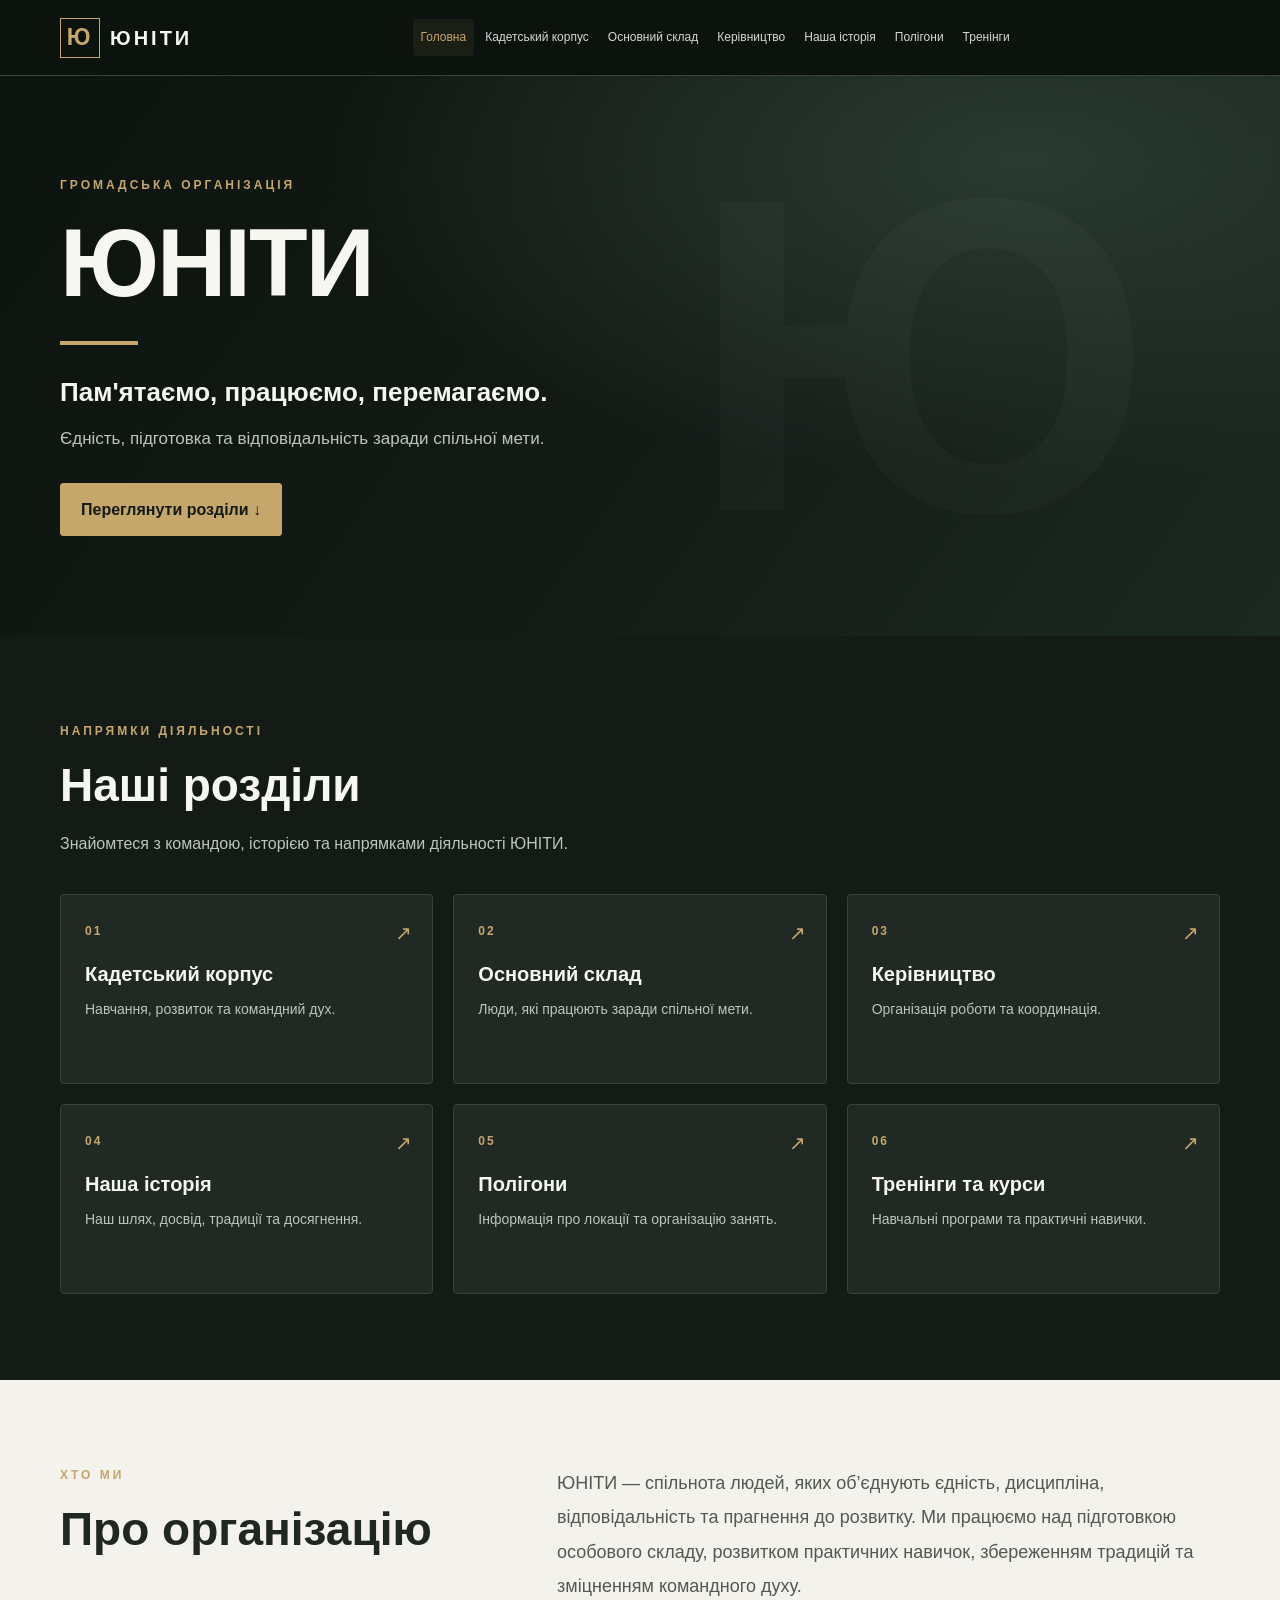
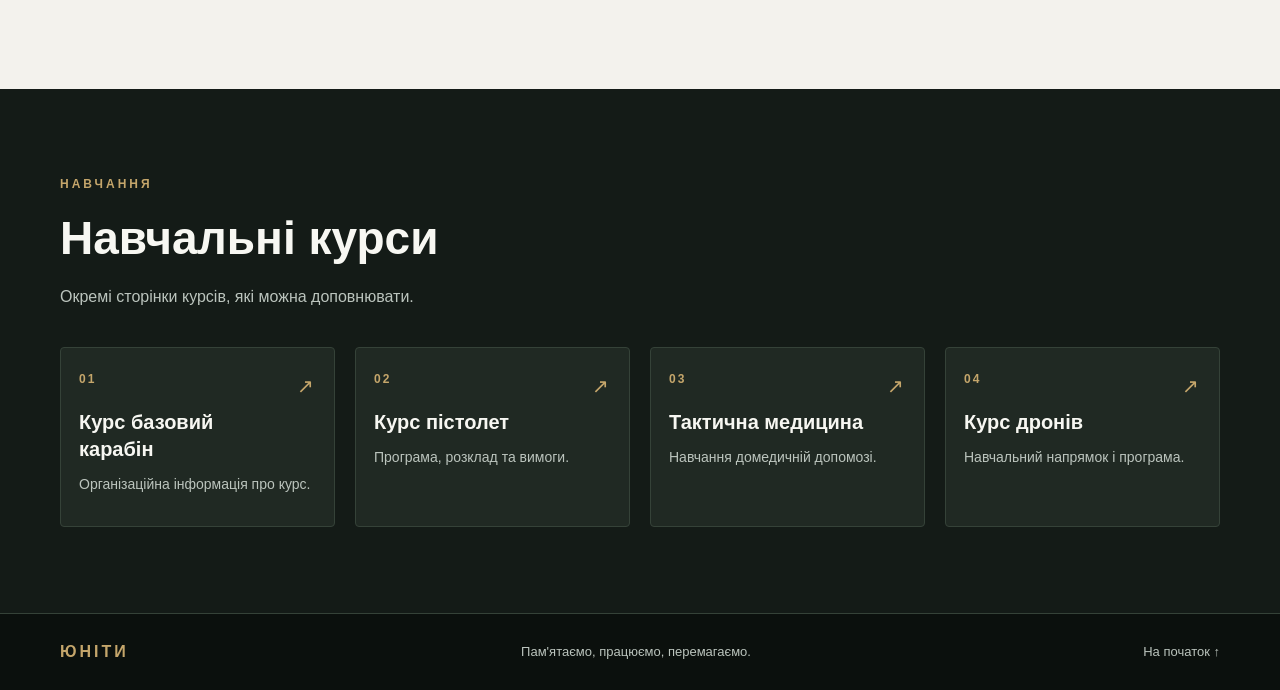
<file: index.html>
<!doctype html><html lang="uk"><head><meta charset="utf-8"><meta name="viewport" content="width=device-width,initial-scale=1"><meta name="theme-color" content="#141b17"><title>ЮНІТИ — ЮНІТИ</title><link rel="stylesheet" href="style.css"></head><body>
<header class="header"><a class="brand" href="index.html"><span class="brand-mark">Ю</span><span>ЮНІТИ</span></a><button class="menu-toggle" aria-label="Відкрити меню">☰</button><nav class="nav"><a href="index.html" class="active">Головна</a><a href="kadety.html" class="">Кадетський корпус</a><a href="osnovnyi-sklad.html" class="">Основний склад</a><a href="kerivnytstvo.html" class="">Керівництво</a><a href="istoriia.html" class="">Наша історія</a><a href="polihony.html" class="">Полігони</a><a href="treningy.html" class="">Тренінги</a></nav></header>
<main><section class="hero"><div class="container hero-content"><p class="eyebrow">ГРОМАДСЬКА ОРГАНІЗАЦІЯ</p><h1>ЮНІТИ</h1><div class="gold-line"></div><p class="motto">Пам'ятаємо, працюємо, перемагаємо.</p><p class="hero-intro">Єдність, підготовка та відповідальність заради спільної мети.</p><a class="button" href="#sections">Переглянути розділи ↓</a></div><span class="watermark">Ю</span></section><section class="section dark" id="sections"><div class="container"><p class="eyebrow">НАПРЯМКИ ДІЯЛЬНОСТІ</p><h2>Наші розділи</h2><p class="intro">Знайомтеся з командою, історією та напрямками діяльності ЮНІТИ.</p><div class="grid"><a class="card" href="kadety.html"><span class="number">01</span><h3>Кадетський корпус</h3><p>Навчання, розвиток та командний дух.</p><span class="arrow">↗</span></a><a class="card" href="osnovnyi-sklad.html"><span class="number">02</span><h3>Основний склад</h3><p>Люди, які працюють заради спільної мети.</p><span class="arrow">↗</span></a><a class="card" href="kerivnytstvo.html"><span class="number">03</span><h3>Керівництво</h3><p>Організація роботи та координація.</p><span class="arrow">↗</span></a><a class="card" href="istoriia.html"><span class="number">04</span><h3>Наша історія</h3><p>Наш шлях, досвід, традиції та досягнення.</p><span class="arrow">↗</span></a><a class="card" href="polihony.html"><span class="number">05</span><h3>Полігони</h3><p>Інформація про локації та організацію занять.</p><span class="arrow">↗</span></a><a class="card" href="treningy.html"><span class="number">06</span><h3>Тренінги та курси</h3><p>Навчальні програми та практичні навички.</p><span class="arrow">↗</span></a></div></div></section>
  <section class="section pale" id="about"><div class="container about"><div><p class="eyebrow">ХТО МИ</p><h2>Про організацію</h2></div><p class="lead">ЮНІТИ — спільнота людей, яких об’єднують єдність, дисципліна, відповідальність та прагнення до розвитку. Ми працюємо над підготовкою особового складу, розвитком практичних навичок, збереженням традицій та зміцненням командного духу.</p></div></section>
  <section class="section dark"><div class="container"><p class="eyebrow">НАВЧАННЯ</p><h2>Навчальні курси</h2><p class="intro">Окремі сторінки курсів, які можна доповнювати.</p><div class="grid courses"><a class="card" href="karabin.html"><span class="number">01</span><h3>Курс базовий карабін</h3><p>Організаційна інформація про курс.</p><span class="arrow">↗</span></a><a class="card" href="pistolet.html"><span class="number">02</span><h3>Курс пістолет</h3><p>Програма, розклад та вимоги.</p><span class="arrow">↗</span></a><a class="card" href="medytsyna.html"><span class="number">03</span><h3>Тактична медицина</h3><p>Навчання домедичній допомозі.</p><span class="arrow">↗</span></a><a class="card" href="drony.html"><span class="number">04</span><h3>Курс дронів</h3><p>Навчальний напрямок і програма.</p><span class="arrow">↗</span></a></div></div></section></main>
<footer class="footer"><div class="container footer-inner"><strong>ЮНІТИ</strong><span class="footer-motto">Пам'ятаємо, працюємо, перемагаємо.</span><a href="#top" id="toTop">На початок ↑</a></div></footer>
<script src="script.js"></script></body></html>
</file>
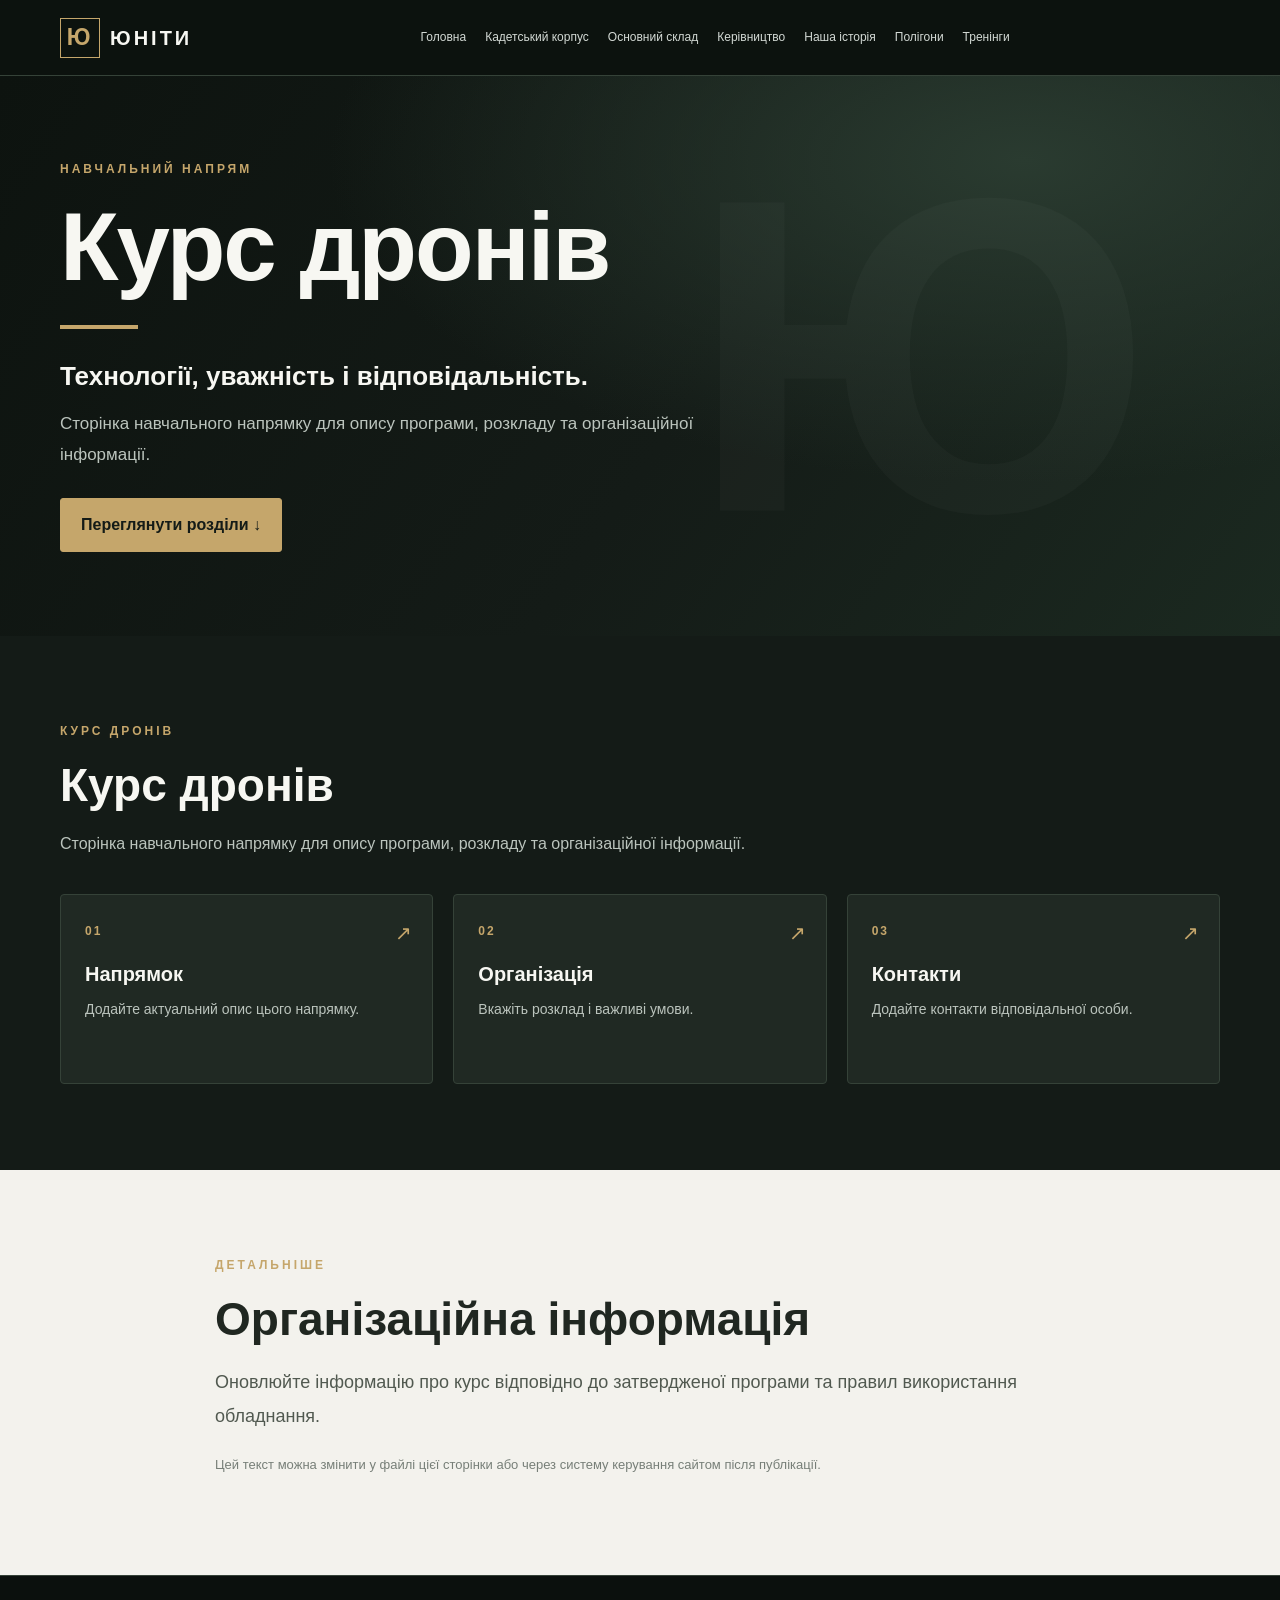
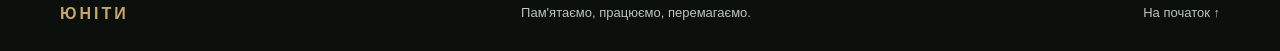
<file: drony.html>
<!doctype html><html lang="uk"><head><meta charset="utf-8"><meta name="viewport" content="width=device-width,initial-scale=1"><meta name="theme-color" content="#141b17"><title>Курс дронів — ЮНІТИ</title><link rel="stylesheet" href="style.css"></head><body>
<header class="header"><a class="brand" href="index.html"><span class="brand-mark">Ю</span><span>ЮНІТИ</span></a><button class="menu-toggle" aria-label="Відкрити меню">☰</button><nav class="nav"><a href="index.html" class="">Головна</a><a href="kadety.html" class="">Кадетський корпус</a><a href="osnovnyi-sklad.html" class="">Основний склад</a><a href="kerivnytstvo.html" class="">Керівництво</a><a href="istoriia.html" class="">Наша історія</a><a href="polihony.html" class="">Полігони</a><a href="treningy.html" class="">Тренінги</a></nav></header>
<main><section class="hero"><div class="container hero-content"><p class="eyebrow">НАВЧАЛЬНИЙ НАПРЯМ</p><h1>Курс дронів</h1><div class="gold-line"></div><p class="motto">Технології, уважність і відповідальність.</p><p class="hero-intro">Сторінка навчального напрямку для опису програми, розкладу та організаційної інформації.</p><a class="button" href="#sections">Переглянути розділи ↓</a></div><span class="watermark">Ю</span></section><section class="section dark" id="sections"><div class="container"><p class="eyebrow">КУРС ДРОНІВ</p><h2>Курс дронів</h2><p class="intro">Сторінка навчального напрямку для опису програми, розкладу та організаційної інформації.</p><div class="grid"><a class="card" href="#about"><span class="number">01</span><h3>Напрямок</h3><p>Додайте актуальний опис цього напрямку.</p><span class="arrow">↗</span></a><a class="card" href="#about"><span class="number">02</span><h3>Організація</h3><p>Вкажіть розклад і важливі умови.</p><span class="arrow">↗</span></a><a class="card" href="#about"><span class="number">03</span><h3>Контакти</h3><p>Додайте контакти відповідальної особи.</p><span class="arrow">↗</span></a></div></div></section><section class="section pale" id="about"><div class="container narrow"><p class="eyebrow">ДЕТАЛЬНІШЕ</p><h2>Організаційна інформація</h2><p class="lead">Оновлюйте інформацію про курс відповідно до затвердженої програми та правил використання обладнання.</p><p class="hint">Цей текст можна змінити у файлі цієї сторінки або через систему керування сайтом після публікації.</p></div></section></main>
<footer class="footer"><div class="container footer-inner"><strong>ЮНІТИ</strong><span class="footer-motto">Пам'ятаємо, працюємо, перемагаємо.</span><a href="#top" id="toTop">На початок ↑</a></div></footer>
<script src="script.js"></script></body></html>
</file>
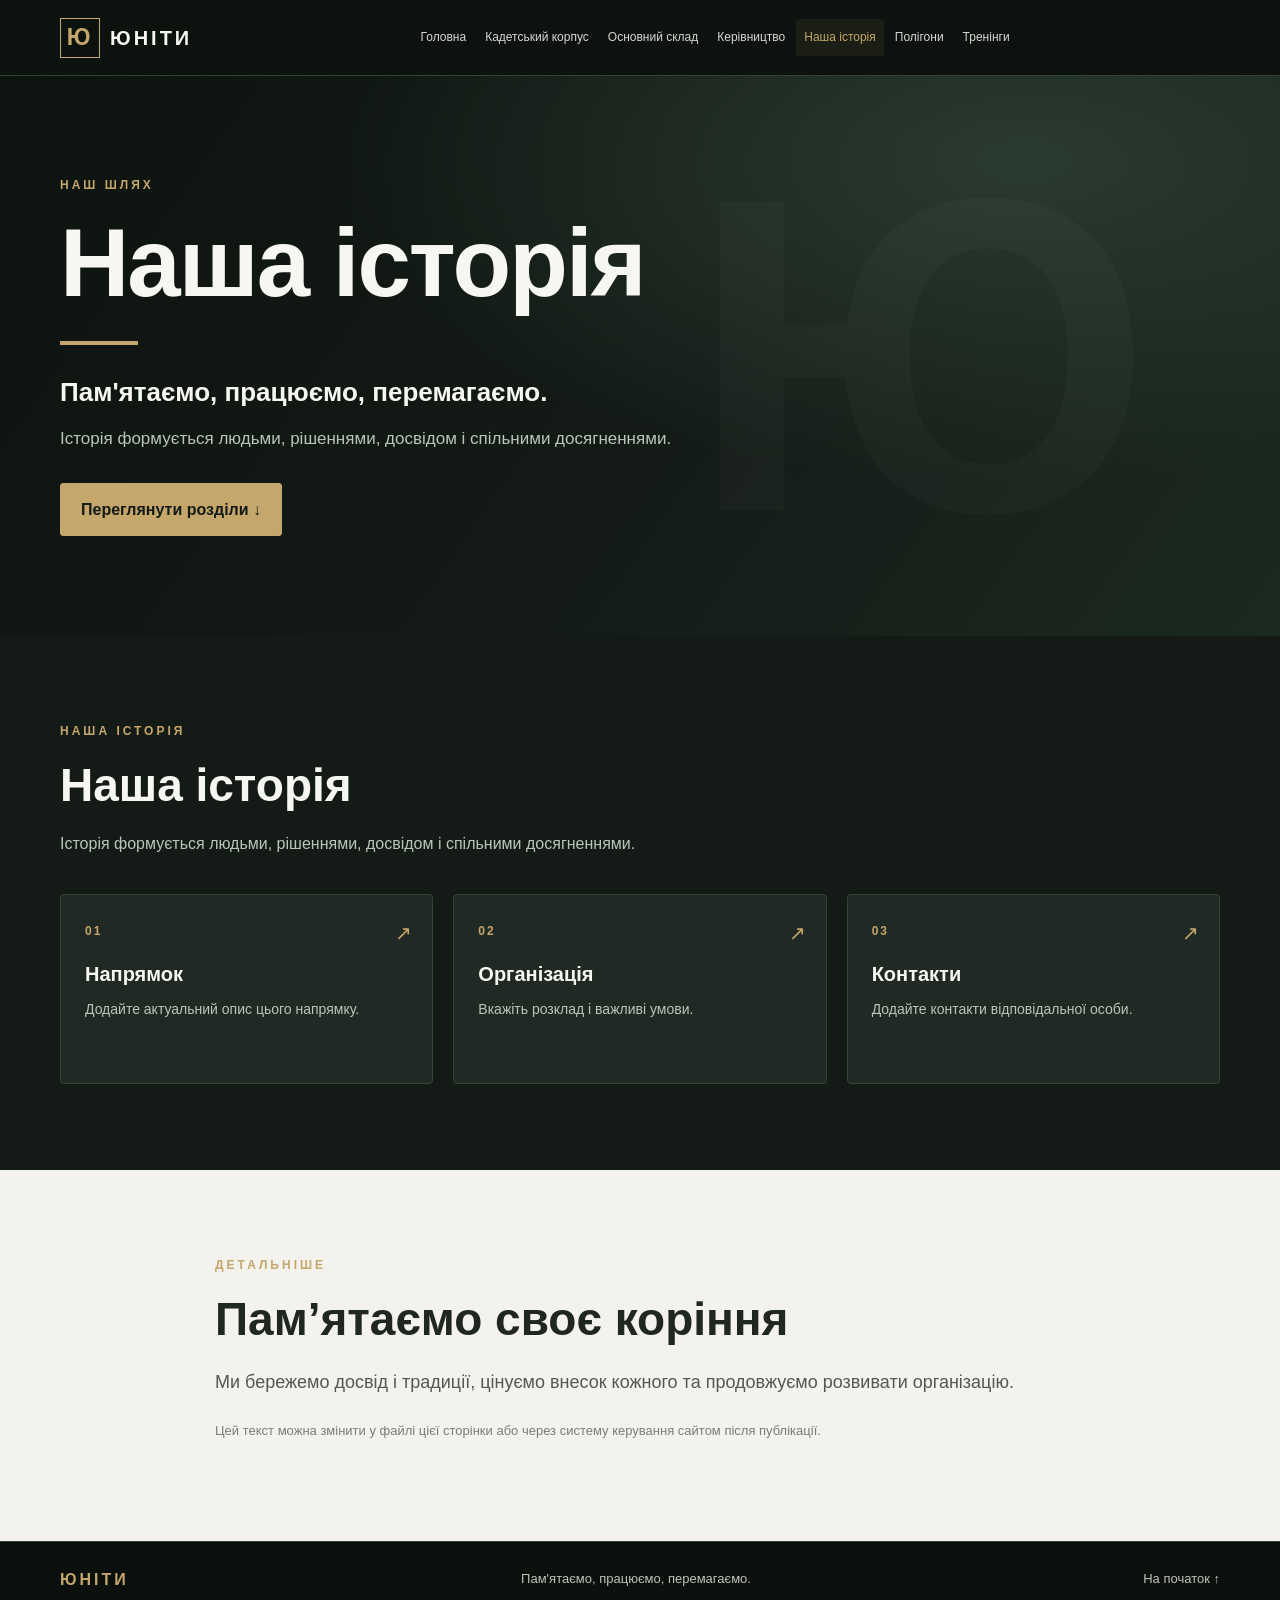
<file: istoriia.html>
<!doctype html><html lang="uk"><head><meta charset="utf-8"><meta name="viewport" content="width=device-width,initial-scale=1"><meta name="theme-color" content="#141b17"><title>Наша історія — ЮНІТИ</title><link rel="stylesheet" href="style.css"></head><body>
<header class="header"><a class="brand" href="index.html"><span class="brand-mark">Ю</span><span>ЮНІТИ</span></a><button class="menu-toggle" aria-label="Відкрити меню">☰</button><nav class="nav"><a href="index.html" class="">Головна</a><a href="kadety.html" class="">Кадетський корпус</a><a href="osnovnyi-sklad.html" class="">Основний склад</a><a href="kerivnytstvo.html" class="">Керівництво</a><a href="istoriia.html" class="active">Наша історія</a><a href="polihony.html" class="">Полігони</a><a href="treningy.html" class="">Тренінги</a></nav></header>
<main><section class="hero"><div class="container hero-content"><p class="eyebrow">НАШ ШЛЯХ</p><h1>Наша історія</h1><div class="gold-line"></div><p class="motto">Пам'ятаємо, працюємо, перемагаємо.</p><p class="hero-intro">Історія формується людьми, рішеннями, досвідом і спільними досягненнями.</p><a class="button" href="#sections">Переглянути розділи ↓</a></div><span class="watermark">Ю</span></section><section class="section dark" id="sections"><div class="container"><p class="eyebrow">НАША ІСТОРІЯ</p><h2>Наша історія</h2><p class="intro">Історія формується людьми, рішеннями, досвідом і спільними досягненнями.</p><div class="grid"><a class="card" href="#about"><span class="number">01</span><h3>Напрямок</h3><p>Додайте актуальний опис цього напрямку.</p><span class="arrow">↗</span></a><a class="card" href="#about"><span class="number">02</span><h3>Організація</h3><p>Вкажіть розклад і важливі умови.</p><span class="arrow">↗</span></a><a class="card" href="#about"><span class="number">03</span><h3>Контакти</h3><p>Додайте контакти відповідальної особи.</p><span class="arrow">↗</span></a></div></div></section><section class="section pale" id="about"><div class="container narrow"><p class="eyebrow">ДЕТАЛЬНІШЕ</p><h2>Пам’ятаємо своє коріння</h2><p class="lead">Ми бережемо досвід і традиції, цінуємо внесок кожного та продовжуємо розвивати організацію.</p><p class="hint">Цей текст можна змінити у файлі цієї сторінки або через систему керування сайтом після публікації.</p></div></section></main>
<footer class="footer"><div class="container footer-inner"><strong>ЮНІТИ</strong><span class="footer-motto">Пам'ятаємо, працюємо, перемагаємо.</span><a href="#top" id="toTop">На початок ↑</a></div></footer>
<script src="script.js"></script></body></html>
</file>
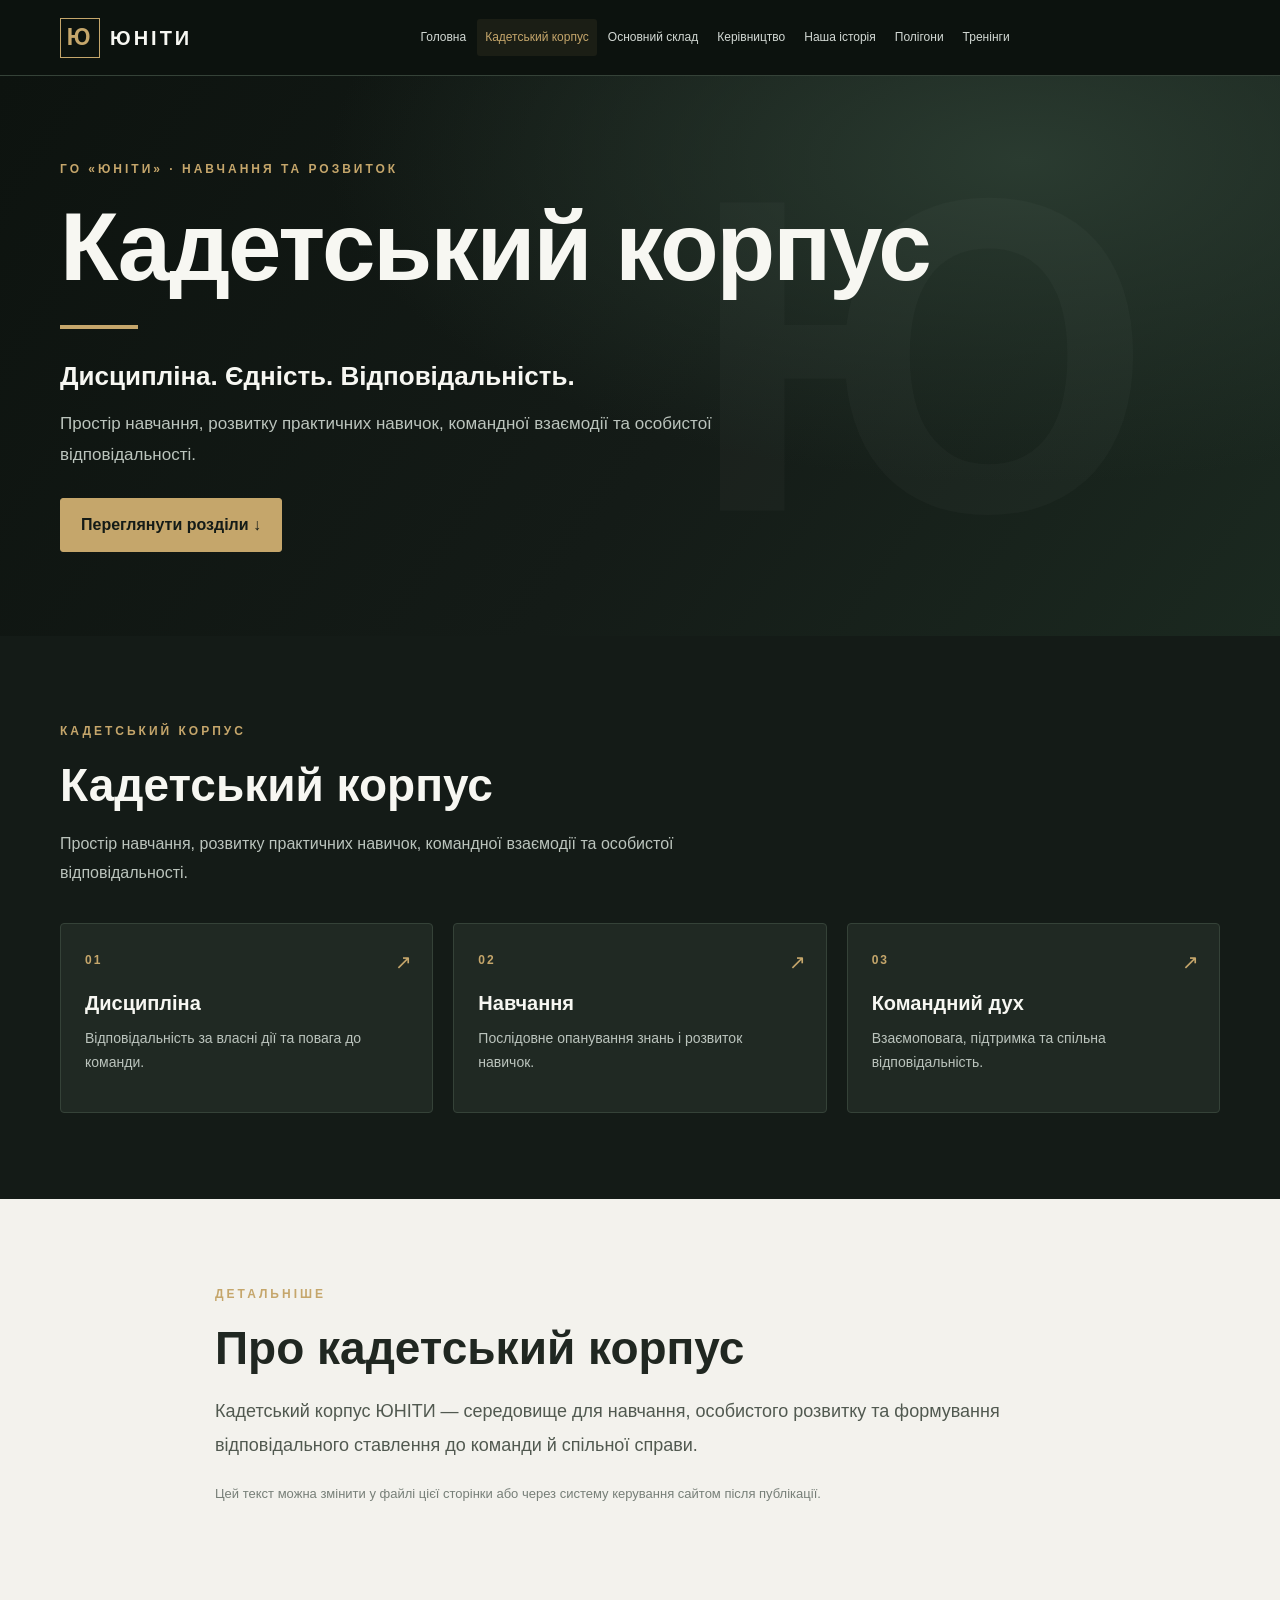
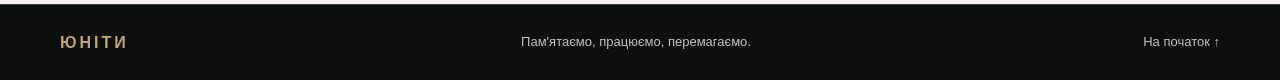
<file: kadety.html>
<!doctype html><html lang="uk"><head><meta charset="utf-8"><meta name="viewport" content="width=device-width,initial-scale=1"><meta name="theme-color" content="#141b17"><title>Кадетський корпус — ЮНІТИ</title><link rel="stylesheet" href="style.css"></head><body>
<header class="header"><a class="brand" href="index.html"><span class="brand-mark">Ю</span><span>ЮНІТИ</span></a><button class="menu-toggle" aria-label="Відкрити меню">☰</button><nav class="nav"><a href="index.html" class="">Головна</a><a href="kadety.html" class="active">Кадетський корпус</a><a href="osnovnyi-sklad.html" class="">Основний склад</a><a href="kerivnytstvo.html" class="">Керівництво</a><a href="istoriia.html" class="">Наша історія</a><a href="polihony.html" class="">Полігони</a><a href="treningy.html" class="">Тренінги</a></nav></header>
<main><section class="hero"><div class="container hero-content"><p class="eyebrow">ГО «ЮНІТИ» · НАВЧАННЯ ТА РОЗВИТОК</p><h1>Кадетський корпус</h1><div class="gold-line"></div><p class="motto">Дисципліна. Єдність. Відповідальність.</p><p class="hero-intro">Простір навчання, розвитку практичних навичок, командної взаємодії та особистої відповідальності.</p><a class="button" href="#sections">Переглянути розділи ↓</a></div><span class="watermark">Ю</span></section><section class="section dark" id="sections"><div class="container"><p class="eyebrow">КАДЕТСЬКИЙ КОРПУС</p><h2>Кадетський корпус</h2><p class="intro">Простір навчання, розвитку практичних навичок, командної взаємодії та особистої відповідальності.</p><div class="grid"><a class="card" href="#about"><span class="number">01</span><h3>Дисципліна</h3><p>Відповідальність за власні дії та повага до команди.</p><span class="arrow">↗</span></a><a class="card" href="#about"><span class="number">02</span><h3>Навчання</h3><p>Послідовне опанування знань і розвиток навичок.</p><span class="arrow">↗</span></a><a class="card" href="#about"><span class="number">03</span><h3>Командний дух</h3><p>Взаємоповага, підтримка та спільна відповідальність.</p><span class="arrow">↗</span></a></div></div></section><section class="section pale" id="about"><div class="container narrow"><p class="eyebrow">ДЕТАЛЬНІШЕ</p><h2>Про кадетський корпус</h2><p class="lead">Кадетський корпус ЮНІТИ — середовище для навчання, особистого розвитку та формування відповідального ставлення до команди й спільної справи.</p><p class="hint">Цей текст можна змінити у файлі цієї сторінки або через систему керування сайтом після публікації.</p></div></section></main>
<footer class="footer"><div class="container footer-inner"><strong>ЮНІТИ</strong><span class="footer-motto">Пам'ятаємо, працюємо, перемагаємо.</span><a href="#top" id="toTop">На початок ↑</a></div></footer>
<script src="script.js"></script></body></html>
</file>
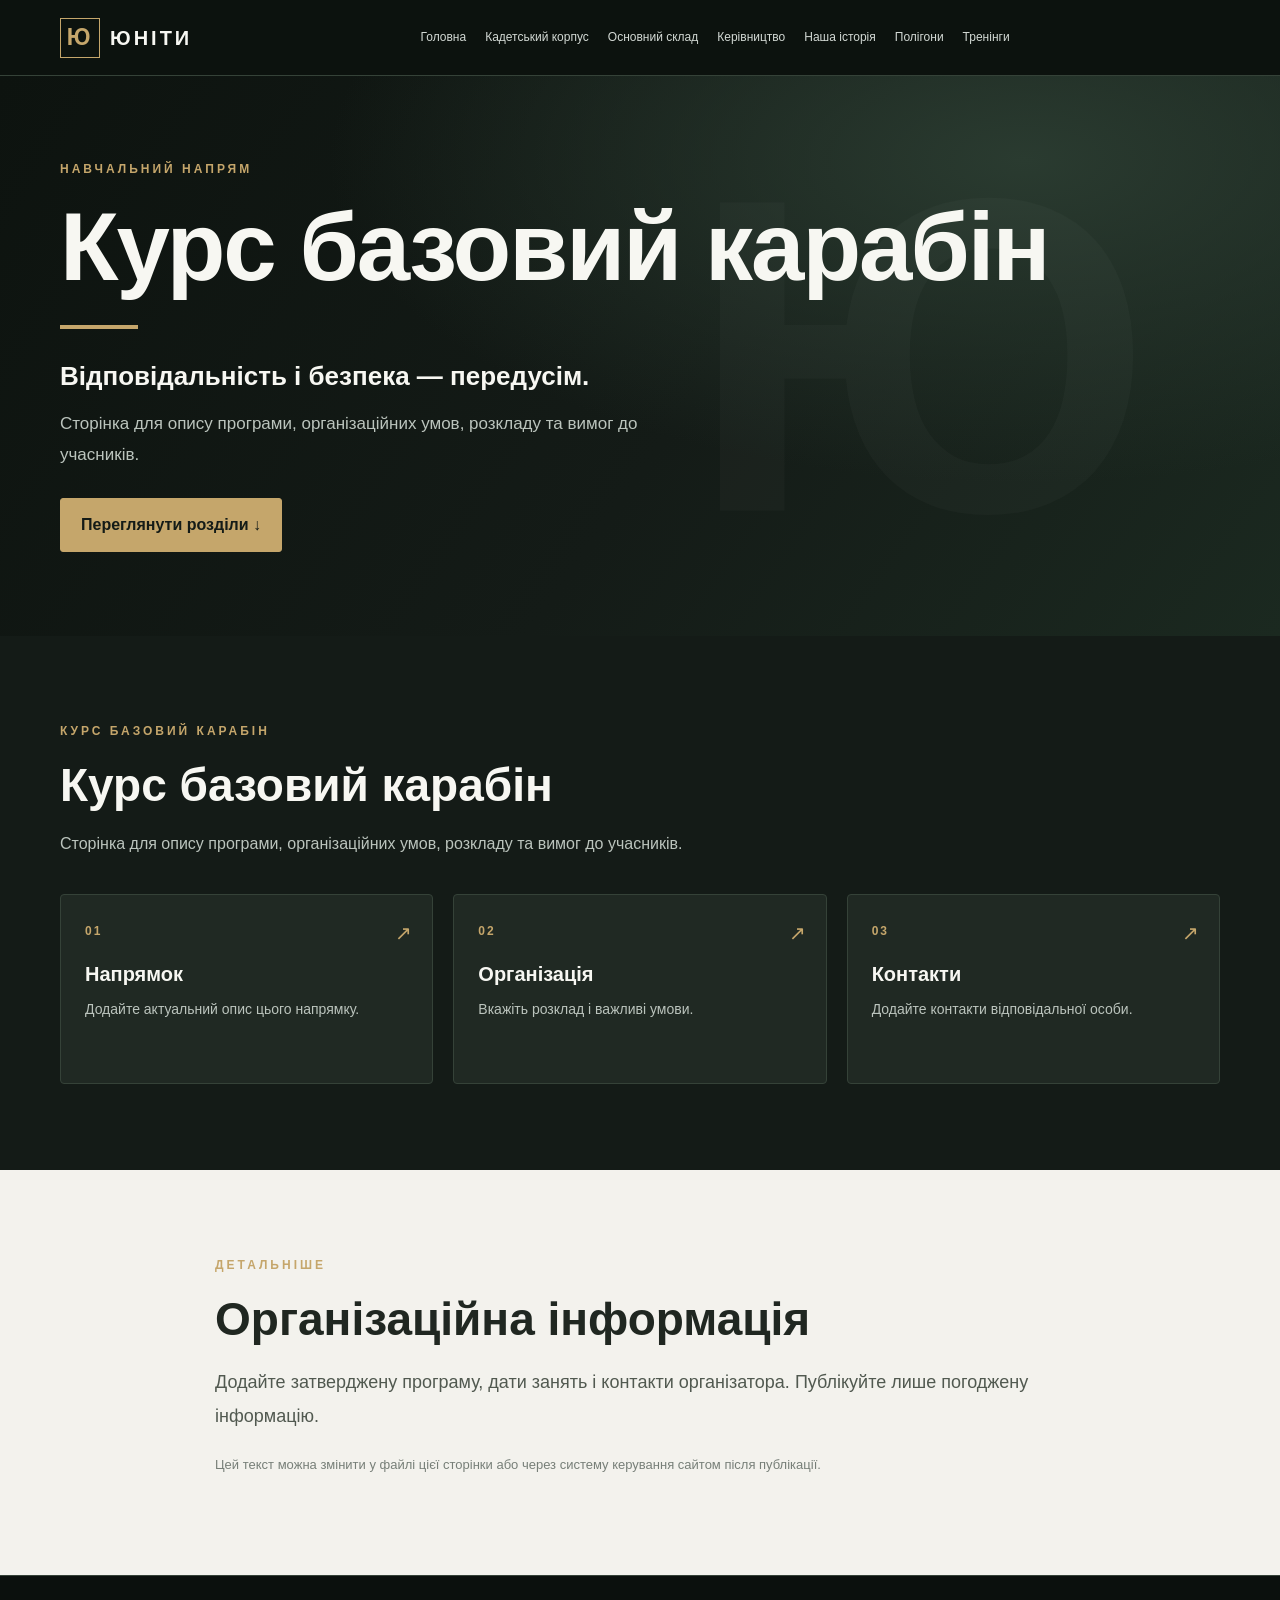
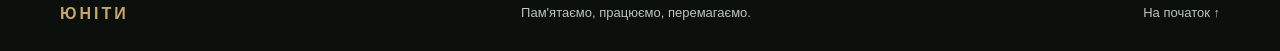
<file: karabin.html>
<!doctype html><html lang="uk"><head><meta charset="utf-8"><meta name="viewport" content="width=device-width,initial-scale=1"><meta name="theme-color" content="#141b17"><title>Курс базовий карабін — ЮНІТИ</title><link rel="stylesheet" href="style.css"></head><body>
<header class="header"><a class="brand" href="index.html"><span class="brand-mark">Ю</span><span>ЮНІТИ</span></a><button class="menu-toggle" aria-label="Відкрити меню">☰</button><nav class="nav"><a href="index.html" class="">Головна</a><a href="kadety.html" class="">Кадетський корпус</a><a href="osnovnyi-sklad.html" class="">Основний склад</a><a href="kerivnytstvo.html" class="">Керівництво</a><a href="istoriia.html" class="">Наша історія</a><a href="polihony.html" class="">Полігони</a><a href="treningy.html" class="">Тренінги</a></nav></header>
<main><section class="hero"><div class="container hero-content"><p class="eyebrow">НАВЧАЛЬНИЙ НАПРЯМ</p><h1>Курс базовий карабін</h1><div class="gold-line"></div><p class="motto">Відповідальність і безпека — передусім.</p><p class="hero-intro">Сторінка для опису програми, організаційних умов, розкладу та вимог до учасників.</p><a class="button" href="#sections">Переглянути розділи ↓</a></div><span class="watermark">Ю</span></section><section class="section dark" id="sections"><div class="container"><p class="eyebrow">КУРС БАЗОВИЙ КАРАБІН</p><h2>Курс базовий карабін</h2><p class="intro">Сторінка для опису програми, організаційних умов, розкладу та вимог до учасників.</p><div class="grid"><a class="card" href="#about"><span class="number">01</span><h3>Напрямок</h3><p>Додайте актуальний опис цього напрямку.</p><span class="arrow">↗</span></a><a class="card" href="#about"><span class="number">02</span><h3>Організація</h3><p>Вкажіть розклад і важливі умови.</p><span class="arrow">↗</span></a><a class="card" href="#about"><span class="number">03</span><h3>Контакти</h3><p>Додайте контакти відповідальної особи.</p><span class="arrow">↗</span></a></div></div></section><section class="section pale" id="about"><div class="container narrow"><p class="eyebrow">ДЕТАЛЬНІШЕ</p><h2>Організаційна інформація</h2><p class="lead">Додайте затверджену програму, дати занять і контакти організатора. Публікуйте лише погоджену інформацію.</p><p class="hint">Цей текст можна змінити у файлі цієї сторінки або через систему керування сайтом після публікації.</p></div></section></main>
<footer class="footer"><div class="container footer-inner"><strong>ЮНІТИ</strong><span class="footer-motto">Пам'ятаємо, працюємо, перемагаємо.</span><a href="#top" id="toTop">На початок ↑</a></div></footer>
<script src="script.js"></script></body></html>
</file>
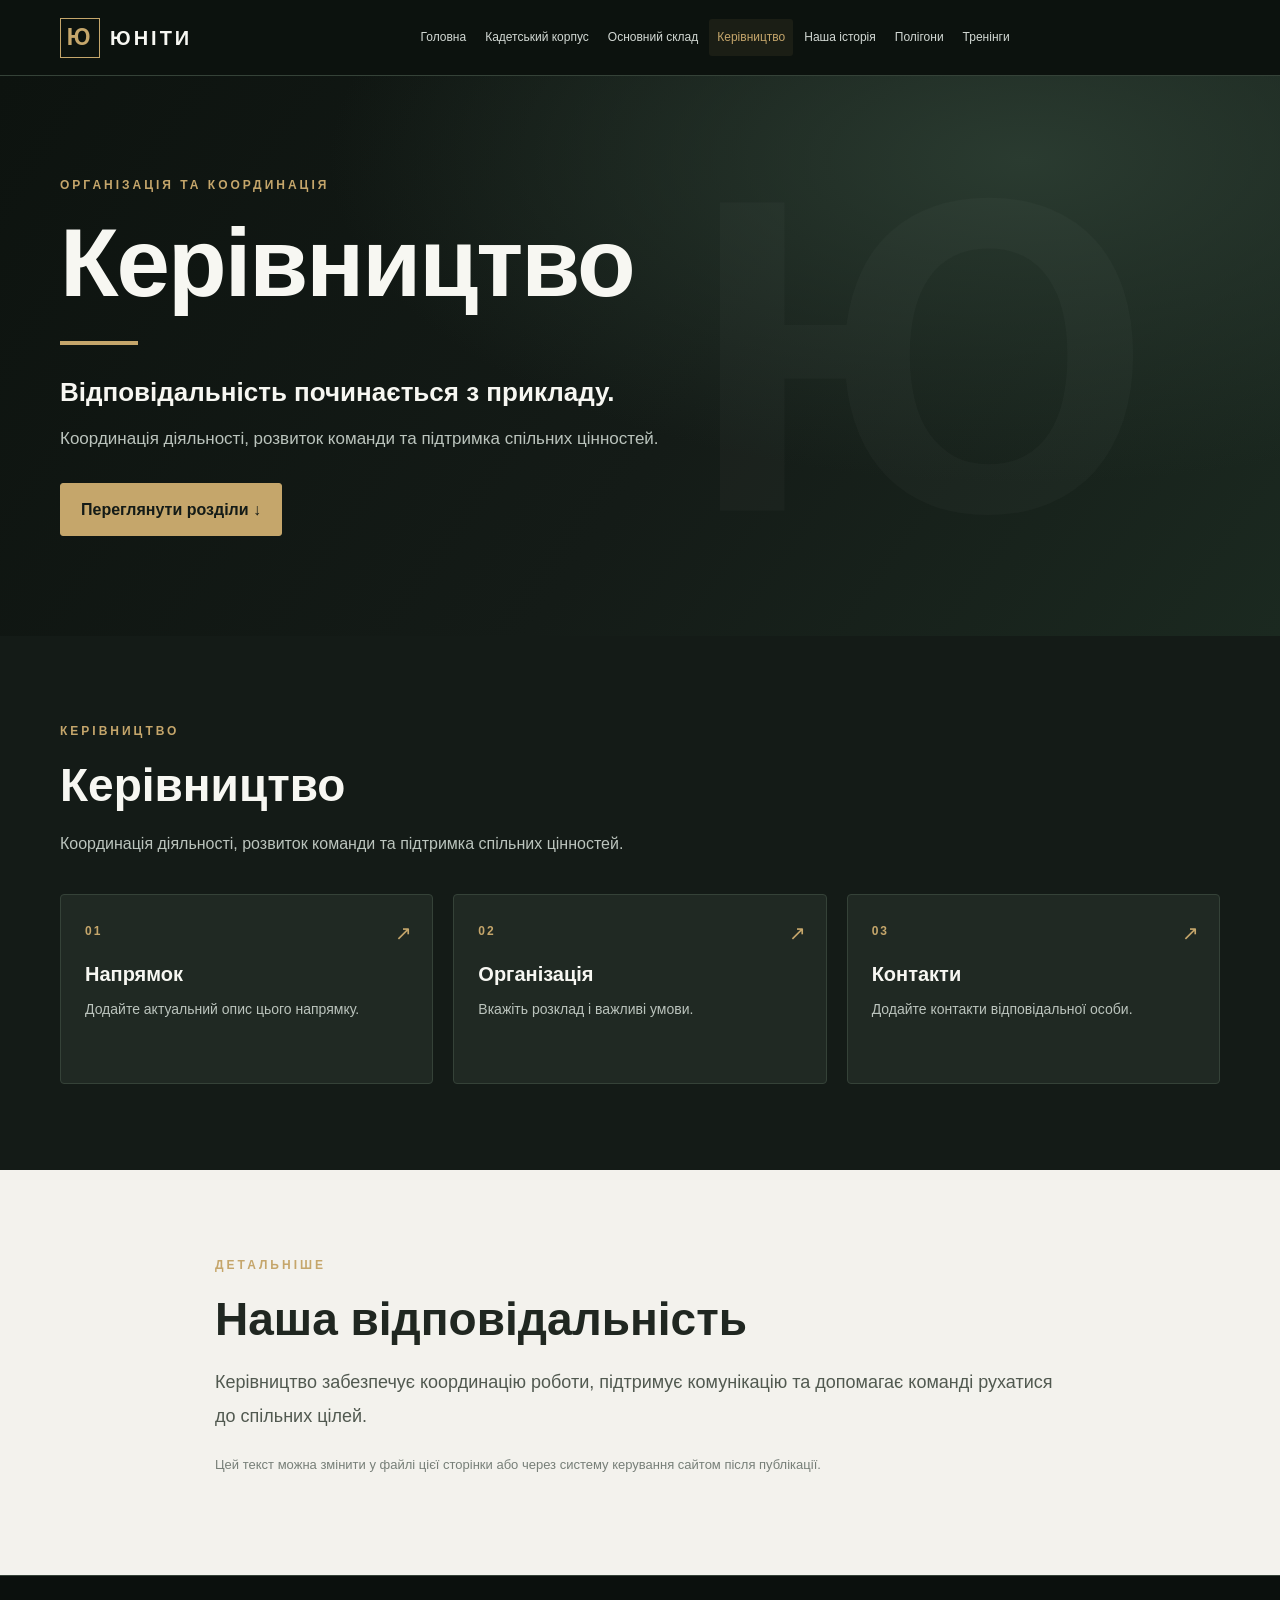
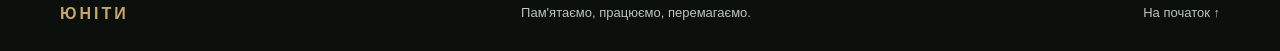
<file: kerivnytstvo.html>
<!doctype html><html lang="uk"><head><meta charset="utf-8"><meta name="viewport" content="width=device-width,initial-scale=1"><meta name="theme-color" content="#141b17"><title>Керівництво — ЮНІТИ</title><link rel="stylesheet" href="style.css"></head><body>
<header class="header"><a class="brand" href="index.html"><span class="brand-mark">Ю</span><span>ЮНІТИ</span></a><button class="menu-toggle" aria-label="Відкрити меню">☰</button><nav class="nav"><a href="index.html" class="">Головна</a><a href="kadety.html" class="">Кадетський корпус</a><a href="osnovnyi-sklad.html" class="">Основний склад</a><a href="kerivnytstvo.html" class="active">Керівництво</a><a href="istoriia.html" class="">Наша історія</a><a href="polihony.html" class="">Полігони</a><a href="treningy.html" class="">Тренінги</a></nav></header>
<main><section class="hero"><div class="container hero-content"><p class="eyebrow">ОРГАНІЗАЦІЯ ТА КООРДИНАЦІЯ</p><h1>Керівництво</h1><div class="gold-line"></div><p class="motto">Відповідальність починається з прикладу.</p><p class="hero-intro">Координація діяльності, розвиток команди та підтримка спільних цінностей.</p><a class="button" href="#sections">Переглянути розділи ↓</a></div><span class="watermark">Ю</span></section><section class="section dark" id="sections"><div class="container"><p class="eyebrow">КЕРІВНИЦТВО</p><h2>Керівництво</h2><p class="intro">Координація діяльності, розвиток команди та підтримка спільних цінностей.</p><div class="grid"><a class="card" href="#about"><span class="number">01</span><h3>Напрямок</h3><p>Додайте актуальний опис цього напрямку.</p><span class="arrow">↗</span></a><a class="card" href="#about"><span class="number">02</span><h3>Організація</h3><p>Вкажіть розклад і важливі умови.</p><span class="arrow">↗</span></a><a class="card" href="#about"><span class="number">03</span><h3>Контакти</h3><p>Додайте контакти відповідальної особи.</p><span class="arrow">↗</span></a></div></div></section><section class="section pale" id="about"><div class="container narrow"><p class="eyebrow">ДЕТАЛЬНІШЕ</p><h2>Наша відповідальність</h2><p class="lead">Керівництво забезпечує координацію роботи, підтримує комунікацію та допомагає команді рухатися до спільних цілей.</p><p class="hint">Цей текст можна змінити у файлі цієї сторінки або через систему керування сайтом після публікації.</p></div></section></main>
<footer class="footer"><div class="container footer-inner"><strong>ЮНІТИ</strong><span class="footer-motto">Пам'ятаємо, працюємо, перемагаємо.</span><a href="#top" id="toTop">На початок ↑</a></div></footer>
<script src="script.js"></script></body></html>
</file>
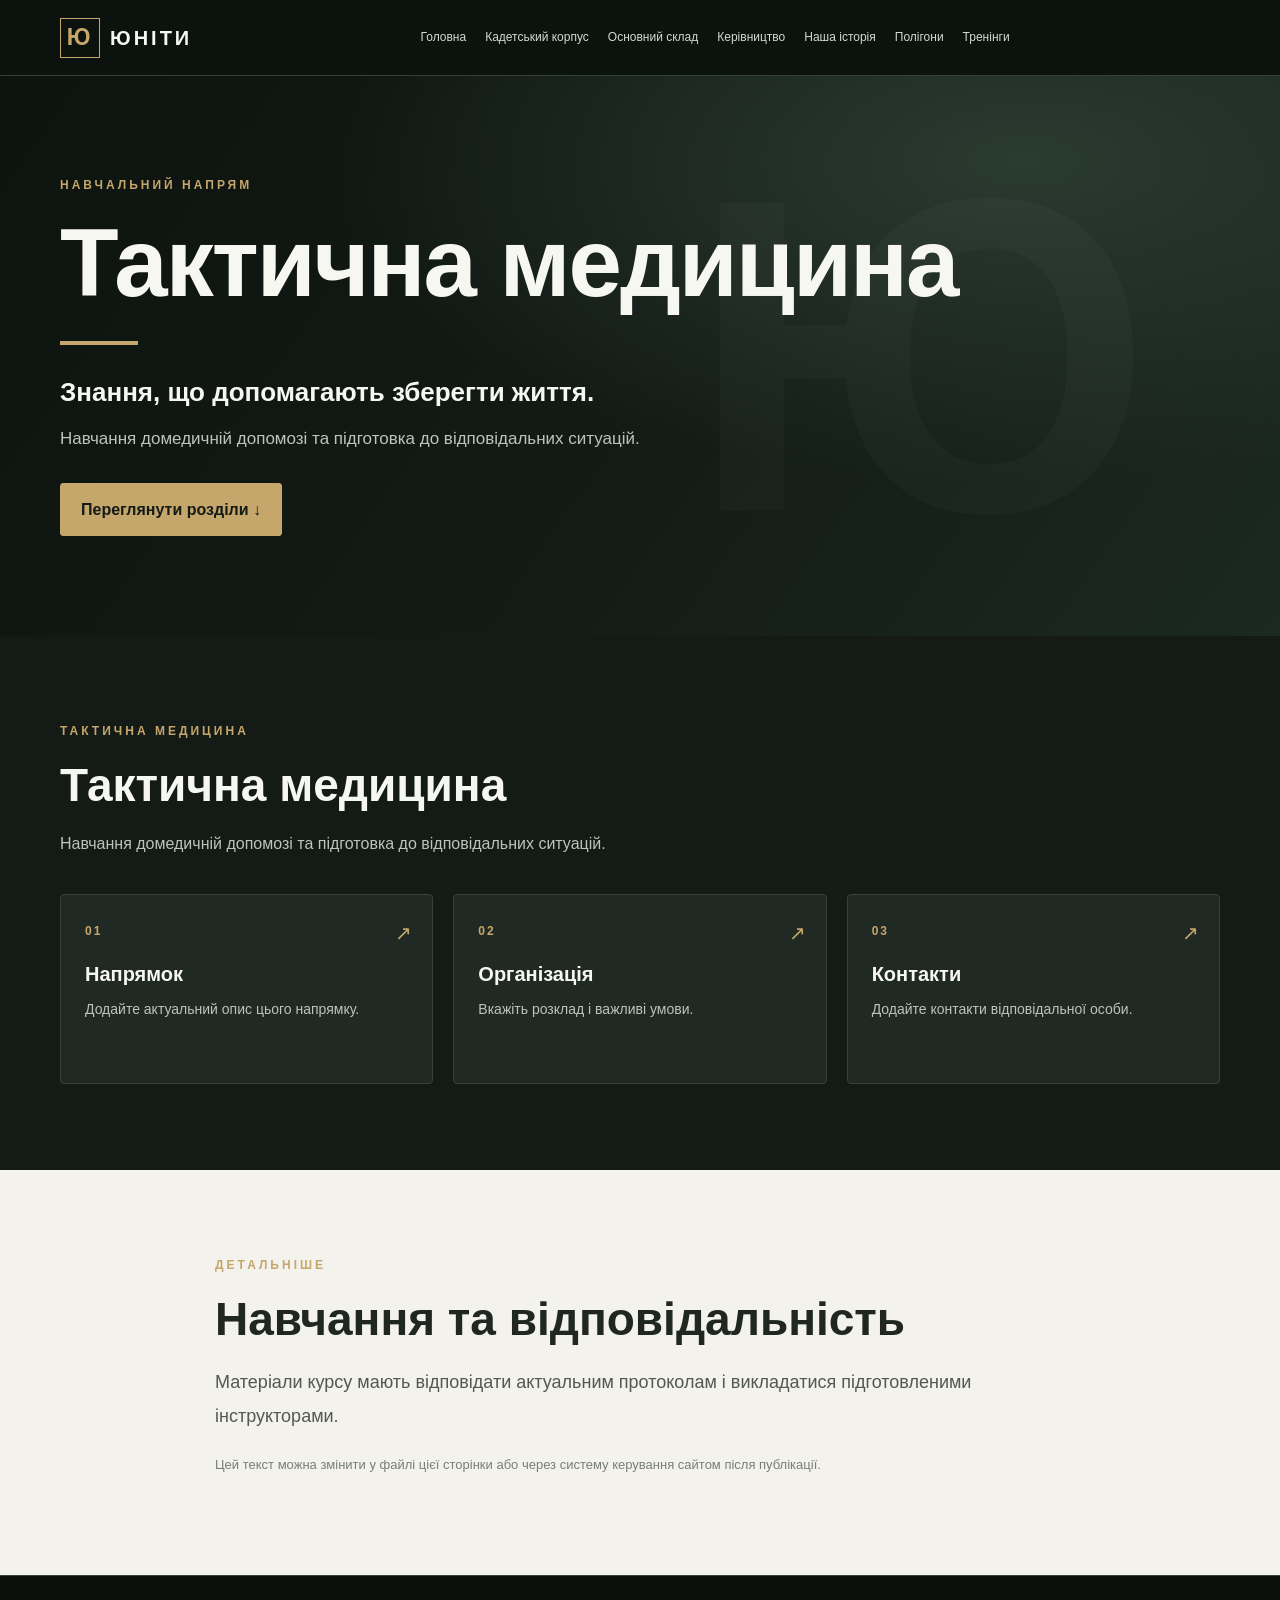
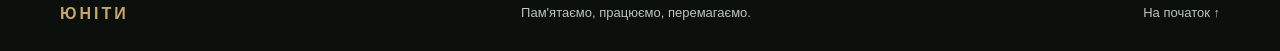
<file: medytsyna.html>
<!doctype html><html lang="uk"><head><meta charset="utf-8"><meta name="viewport" content="width=device-width,initial-scale=1"><meta name="theme-color" content="#141b17"><title>Тактична медицина — ЮНІТИ</title><link rel="stylesheet" href="style.css"></head><body>
<header class="header"><a class="brand" href="index.html"><span class="brand-mark">Ю</span><span>ЮНІТИ</span></a><button class="menu-toggle" aria-label="Відкрити меню">☰</button><nav class="nav"><a href="index.html" class="">Головна</a><a href="kadety.html" class="">Кадетський корпус</a><a href="osnovnyi-sklad.html" class="">Основний склад</a><a href="kerivnytstvo.html" class="">Керівництво</a><a href="istoriia.html" class="">Наша історія</a><a href="polihony.html" class="">Полігони</a><a href="treningy.html" class="">Тренінги</a></nav></header>
<main><section class="hero"><div class="container hero-content"><p class="eyebrow">НАВЧАЛЬНИЙ НАПРЯМ</p><h1>Тактична медицина</h1><div class="gold-line"></div><p class="motto">Знання, що допомагають зберегти життя.</p><p class="hero-intro">Навчання домедичній допомозі та підготовка до відповідальних ситуацій.</p><a class="button" href="#sections">Переглянути розділи ↓</a></div><span class="watermark">Ю</span></section><section class="section dark" id="sections"><div class="container"><p class="eyebrow">ТАКТИЧНА МЕДИЦИНА</p><h2>Тактична медицина</h2><p class="intro">Навчання домедичній допомозі та підготовка до відповідальних ситуацій.</p><div class="grid"><a class="card" href="#about"><span class="number">01</span><h3>Напрямок</h3><p>Додайте актуальний опис цього напрямку.</p><span class="arrow">↗</span></a><a class="card" href="#about"><span class="number">02</span><h3>Організація</h3><p>Вкажіть розклад і важливі умови.</p><span class="arrow">↗</span></a><a class="card" href="#about"><span class="number">03</span><h3>Контакти</h3><p>Додайте контакти відповідальної особи.</p><span class="arrow">↗</span></a></div></div></section><section class="section pale" id="about"><div class="container narrow"><p class="eyebrow">ДЕТАЛЬНІШЕ</p><h2>Навчання та відповідальність</h2><p class="lead">Матеріали курсу мають відповідати актуальним протоколам і викладатися підготовленими інструкторами.</p><p class="hint">Цей текст можна змінити у файлі цієї сторінки або через систему керування сайтом після публікації.</p></div></section></main>
<footer class="footer"><div class="container footer-inner"><strong>ЮНІТИ</strong><span class="footer-motto">Пам'ятаємо, працюємо, перемагаємо.</span><a href="#top" id="toTop">На початок ↑</a></div></footer>
<script src="script.js"></script></body></html>
</file>
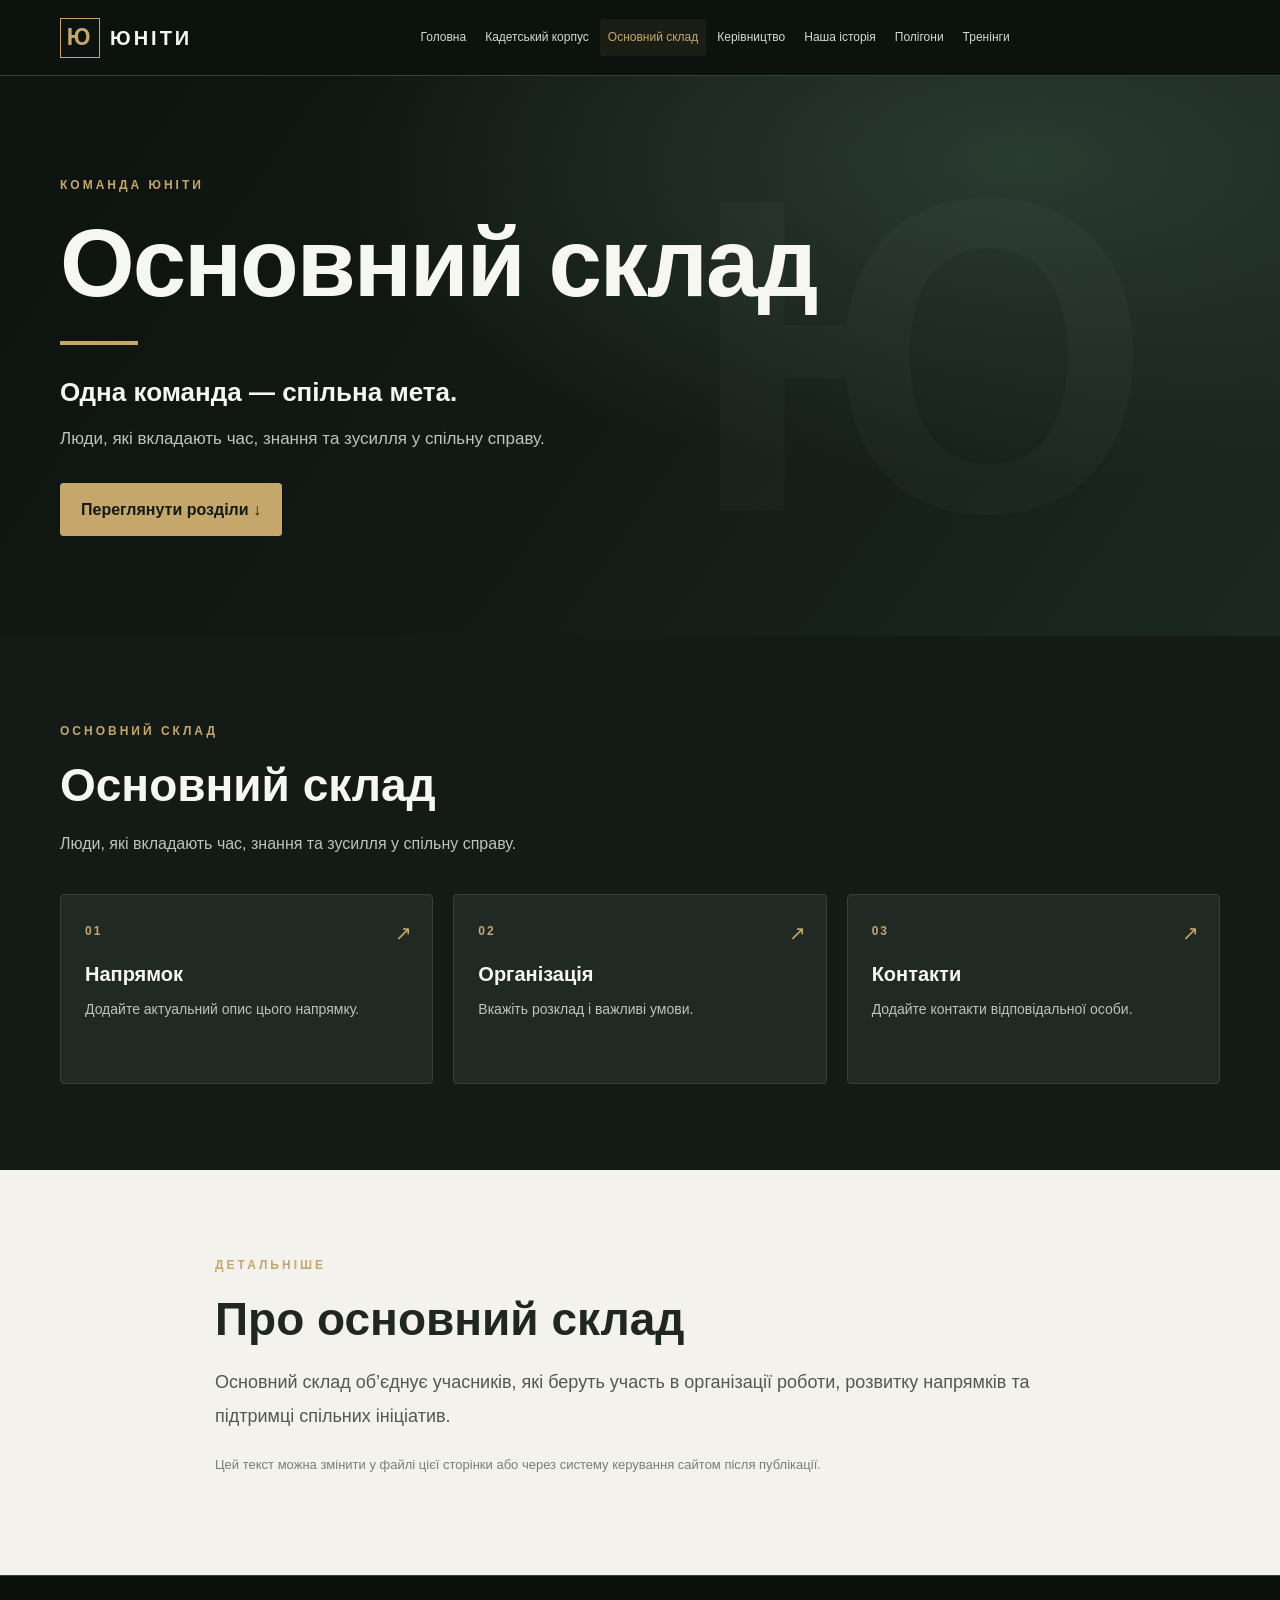
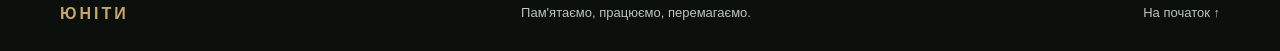
<file: osnovnyi-sklad.html>
<!doctype html><html lang="uk"><head><meta charset="utf-8"><meta name="viewport" content="width=device-width,initial-scale=1"><meta name="theme-color" content="#141b17"><title>Основний склад — ЮНІТИ</title><link rel="stylesheet" href="style.css"></head><body>
<header class="header"><a class="brand" href="index.html"><span class="brand-mark">Ю</span><span>ЮНІТИ</span></a><button class="menu-toggle" aria-label="Відкрити меню">☰</button><nav class="nav"><a href="index.html" class="">Головна</a><a href="kadety.html" class="">Кадетський корпус</a><a href="osnovnyi-sklad.html" class="active">Основний склад</a><a href="kerivnytstvo.html" class="">Керівництво</a><a href="istoriia.html" class="">Наша історія</a><a href="polihony.html" class="">Полігони</a><a href="treningy.html" class="">Тренінги</a></nav></header>
<main><section class="hero"><div class="container hero-content"><p class="eyebrow">КОМАНДА ЮНІТИ</p><h1>Основний склад</h1><div class="gold-line"></div><p class="motto">Одна команда — спільна мета.</p><p class="hero-intro">Люди, які вкладають час, знання та зусилля у спільну справу.</p><a class="button" href="#sections">Переглянути розділи ↓</a></div><span class="watermark">Ю</span></section><section class="section dark" id="sections"><div class="container"><p class="eyebrow">ОСНОВНИЙ СКЛАД</p><h2>Основний склад</h2><p class="intro">Люди, які вкладають час, знання та зусилля у спільну справу.</p><div class="grid"><a class="card" href="#about"><span class="number">01</span><h3>Напрямок</h3><p>Додайте актуальний опис цього напрямку.</p><span class="arrow">↗</span></a><a class="card" href="#about"><span class="number">02</span><h3>Організація</h3><p>Вкажіть розклад і важливі умови.</p><span class="arrow">↗</span></a><a class="card" href="#about"><span class="number">03</span><h3>Контакти</h3><p>Додайте контакти відповідальної особи.</p><span class="arrow">↗</span></a></div></div></section><section class="section pale" id="about"><div class="container narrow"><p class="eyebrow">ДЕТАЛЬНІШЕ</p><h2>Про основний склад</h2><p class="lead">Основний склад об’єднує учасників, які беруть участь в організації роботи, розвитку напрямків та підтримці спільних ініціатив.</p><p class="hint">Цей текст можна змінити у файлі цієї сторінки або через систему керування сайтом після публікації.</p></div></section></main>
<footer class="footer"><div class="container footer-inner"><strong>ЮНІТИ</strong><span class="footer-motto">Пам'ятаємо, працюємо, перемагаємо.</span><a href="#top" id="toTop">На початок ↑</a></div></footer>
<script src="script.js"></script></body></html>
</file>
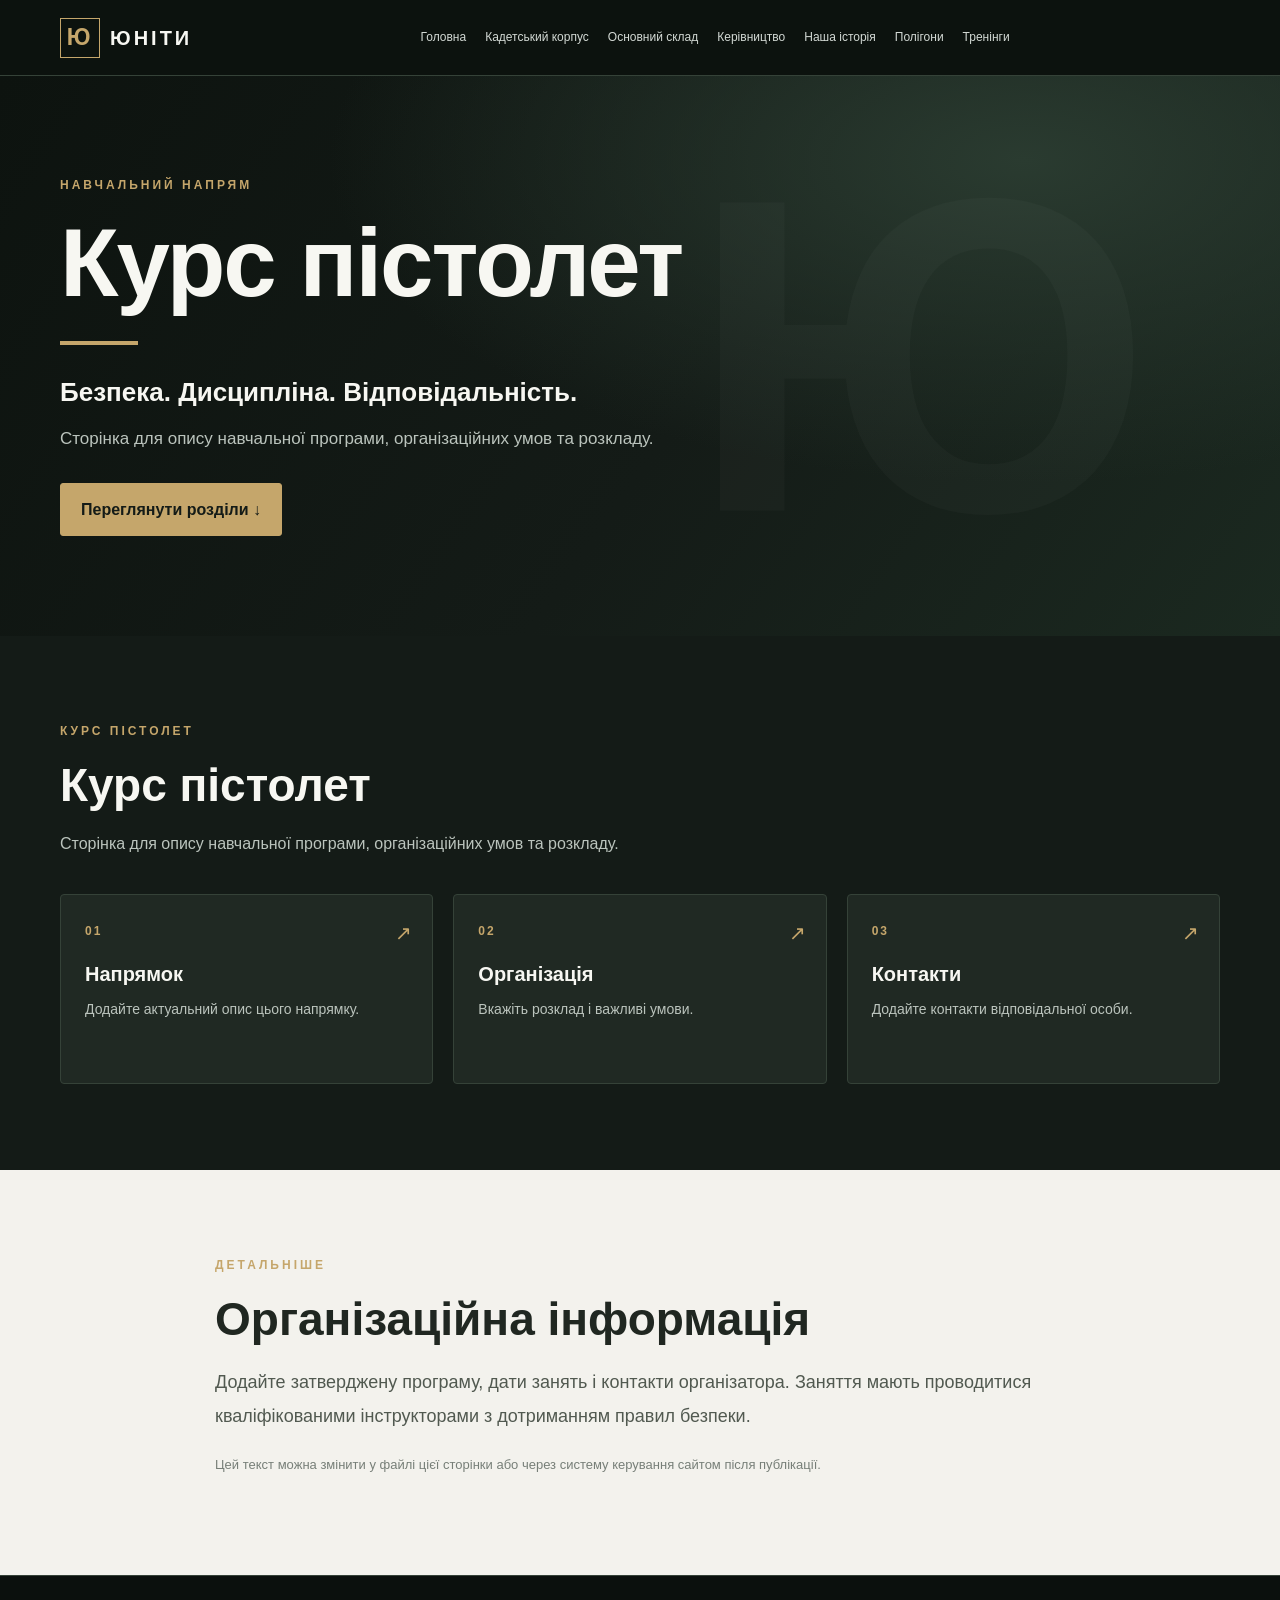
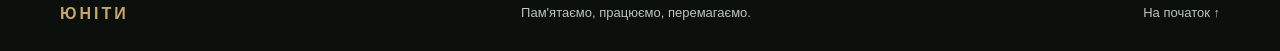
<file: pistolet.html>
<!doctype html><html lang="uk"><head><meta charset="utf-8"><meta name="viewport" content="width=device-width,initial-scale=1"><meta name="theme-color" content="#141b17"><title>Курс пістолет — ЮНІТИ</title><link rel="stylesheet" href="style.css"></head><body>
<header class="header"><a class="brand" href="index.html"><span class="brand-mark">Ю</span><span>ЮНІТИ</span></a><button class="menu-toggle" aria-label="Відкрити меню">☰</button><nav class="nav"><a href="index.html" class="">Головна</a><a href="kadety.html" class="">Кадетський корпус</a><a href="osnovnyi-sklad.html" class="">Основний склад</a><a href="kerivnytstvo.html" class="">Керівництво</a><a href="istoriia.html" class="">Наша історія</a><a href="polihony.html" class="">Полігони</a><a href="treningy.html" class="">Тренінги</a></nav></header>
<main><section class="hero"><div class="container hero-content"><p class="eyebrow">НАВЧАЛЬНИЙ НАПРЯМ</p><h1>Курс пістолет</h1><div class="gold-line"></div><p class="motto">Безпека. Дисципліна. Відповідальність.</p><p class="hero-intro">Сторінка для опису навчальної програми, організаційних умов та розкладу.</p><a class="button" href="#sections">Переглянути розділи ↓</a></div><span class="watermark">Ю</span></section><section class="section dark" id="sections"><div class="container"><p class="eyebrow">КУРС ПІСТОЛЕТ</p><h2>Курс пістолет</h2><p class="intro">Сторінка для опису навчальної програми, організаційних умов та розкладу.</p><div class="grid"><a class="card" href="#about"><span class="number">01</span><h3>Напрямок</h3><p>Додайте актуальний опис цього напрямку.</p><span class="arrow">↗</span></a><a class="card" href="#about"><span class="number">02</span><h3>Організація</h3><p>Вкажіть розклад і важливі умови.</p><span class="arrow">↗</span></a><a class="card" href="#about"><span class="number">03</span><h3>Контакти</h3><p>Додайте контакти відповідальної особи.</p><span class="arrow">↗</span></a></div></div></section><section class="section pale" id="about"><div class="container narrow"><p class="eyebrow">ДЕТАЛЬНІШЕ</p><h2>Організаційна інформація</h2><p class="lead">Додайте затверджену програму, дати занять і контакти організатора. Заняття мають проводитися кваліфікованими інструкторами з дотриманням правил безпеки.</p><p class="hint">Цей текст можна змінити у файлі цієї сторінки або через систему керування сайтом після публікації.</p></div></section></main>
<footer class="footer"><div class="container footer-inner"><strong>ЮНІТИ</strong><span class="footer-motto">Пам'ятаємо, працюємо, перемагаємо.</span><a href="#top" id="toTop">На початок ↑</a></div></footer>
<script src="script.js"></script></body></html>
</file>
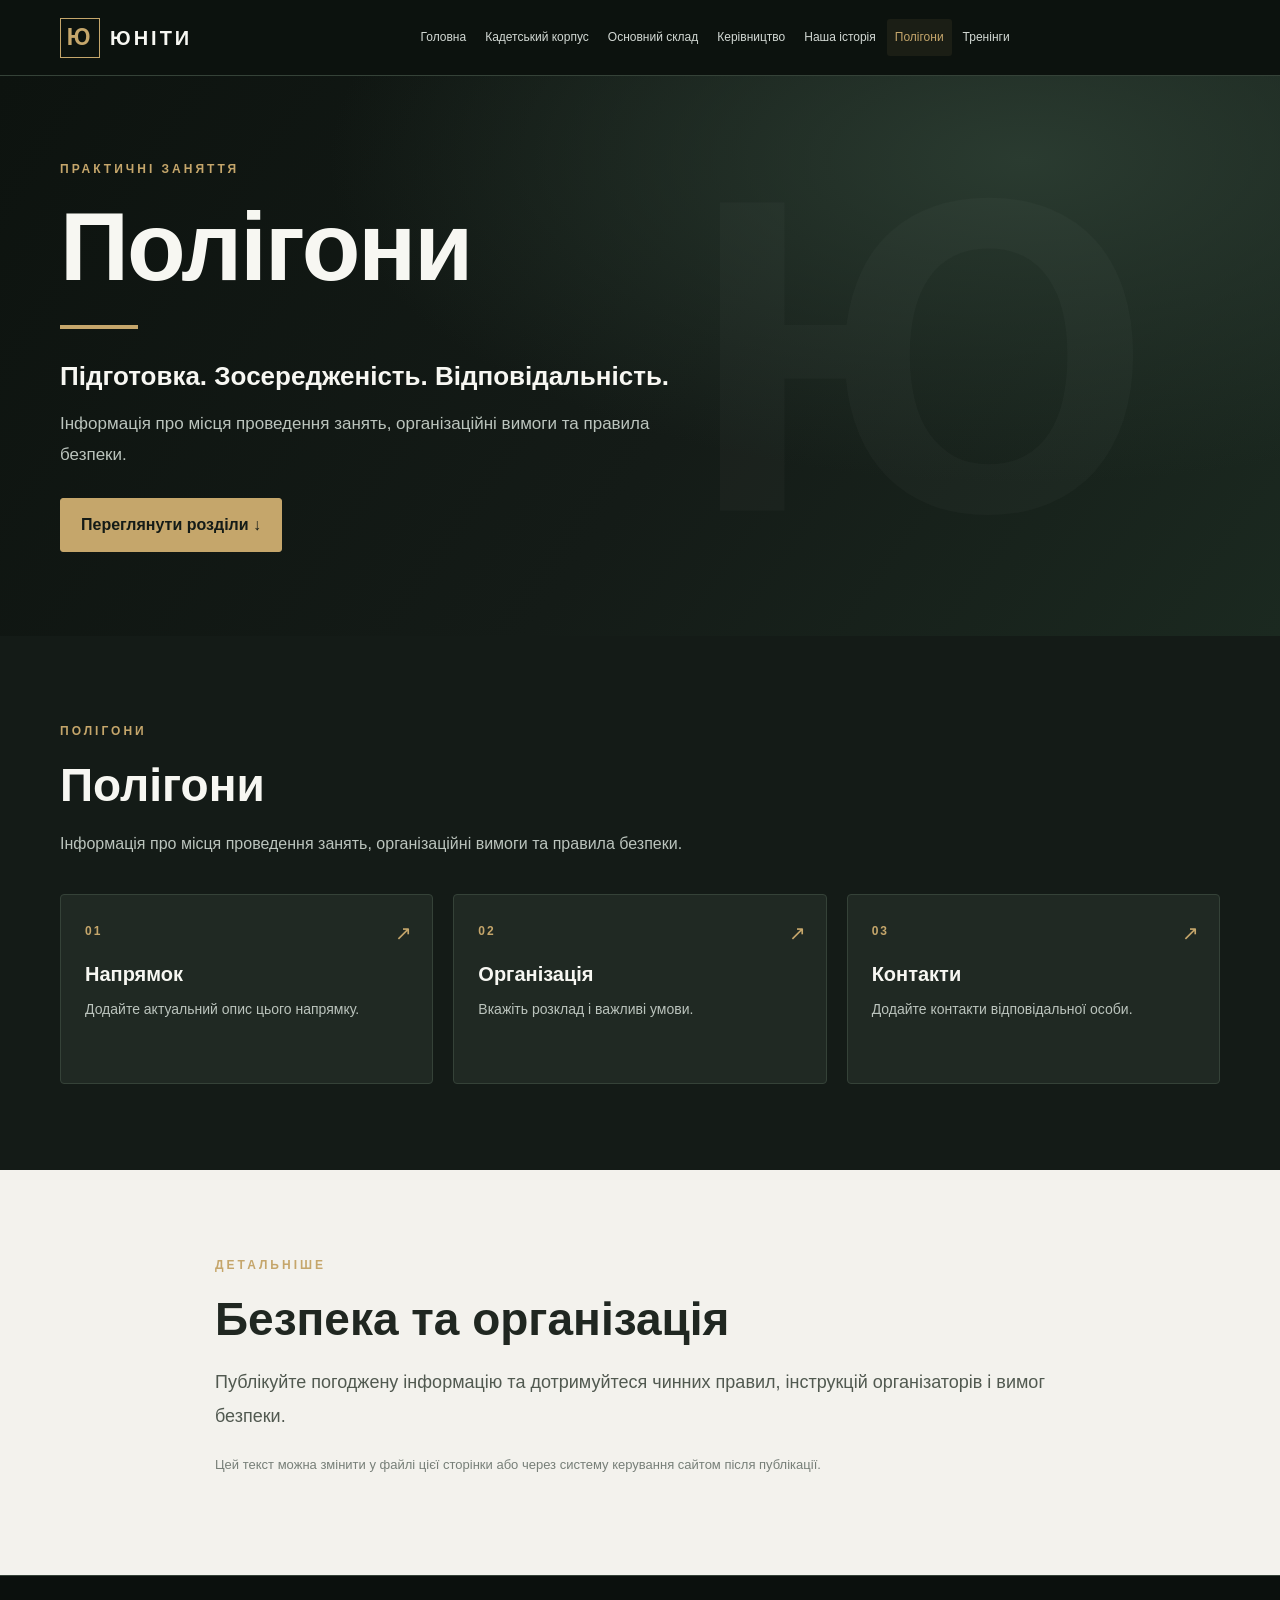
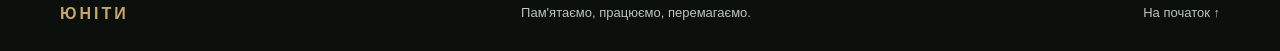
<file: polihony.html>
<!doctype html><html lang="uk"><head><meta charset="utf-8"><meta name="viewport" content="width=device-width,initial-scale=1"><meta name="theme-color" content="#141b17"><title>Полігони — ЮНІТИ</title><link rel="stylesheet" href="style.css"></head><body>
<header class="header"><a class="brand" href="index.html"><span class="brand-mark">Ю</span><span>ЮНІТИ</span></a><button class="menu-toggle" aria-label="Відкрити меню">☰</button><nav class="nav"><a href="index.html" class="">Головна</a><a href="kadety.html" class="">Кадетський корпус</a><a href="osnovnyi-sklad.html" class="">Основний склад</a><a href="kerivnytstvo.html" class="">Керівництво</a><a href="istoriia.html" class="">Наша історія</a><a href="polihony.html" class="active">Полігони</a><a href="treningy.html" class="">Тренінги</a></nav></header>
<main><section class="hero"><div class="container hero-content"><p class="eyebrow">ПРАКТИЧНІ ЗАНЯТТЯ</p><h1>Полігони</h1><div class="gold-line"></div><p class="motto">Підготовка. Зосередженість. Відповідальність.</p><p class="hero-intro">Інформація про місця проведення занять, організаційні вимоги та правила безпеки.</p><a class="button" href="#sections">Переглянути розділи ↓</a></div><span class="watermark">Ю</span></section><section class="section dark" id="sections"><div class="container"><p class="eyebrow">ПОЛІГОНИ</p><h2>Полігони</h2><p class="intro">Інформація про місця проведення занять, організаційні вимоги та правила безпеки.</p><div class="grid"><a class="card" href="#about"><span class="number">01</span><h3>Напрямок</h3><p>Додайте актуальний опис цього напрямку.</p><span class="arrow">↗</span></a><a class="card" href="#about"><span class="number">02</span><h3>Організація</h3><p>Вкажіть розклад і важливі умови.</p><span class="arrow">↗</span></a><a class="card" href="#about"><span class="number">03</span><h3>Контакти</h3><p>Додайте контакти відповідальної особи.</p><span class="arrow">↗</span></a></div></div></section><section class="section pale" id="about"><div class="container narrow"><p class="eyebrow">ДЕТАЛЬНІШЕ</p><h2>Безпека та організація</h2><p class="lead">Публікуйте погоджену інформацію та дотримуйтеся чинних правил, інструкцій організаторів і вимог безпеки.</p><p class="hint">Цей текст можна змінити у файлі цієї сторінки або через систему керування сайтом після публікації.</p></div></section></main>
<footer class="footer"><div class="container footer-inner"><strong>ЮНІТИ</strong><span class="footer-motto">Пам'ятаємо, працюємо, перемагаємо.</span><a href="#top" id="toTop">На початок ↑</a></div></footer>
<script src="script.js"></script></body></html>
</file>
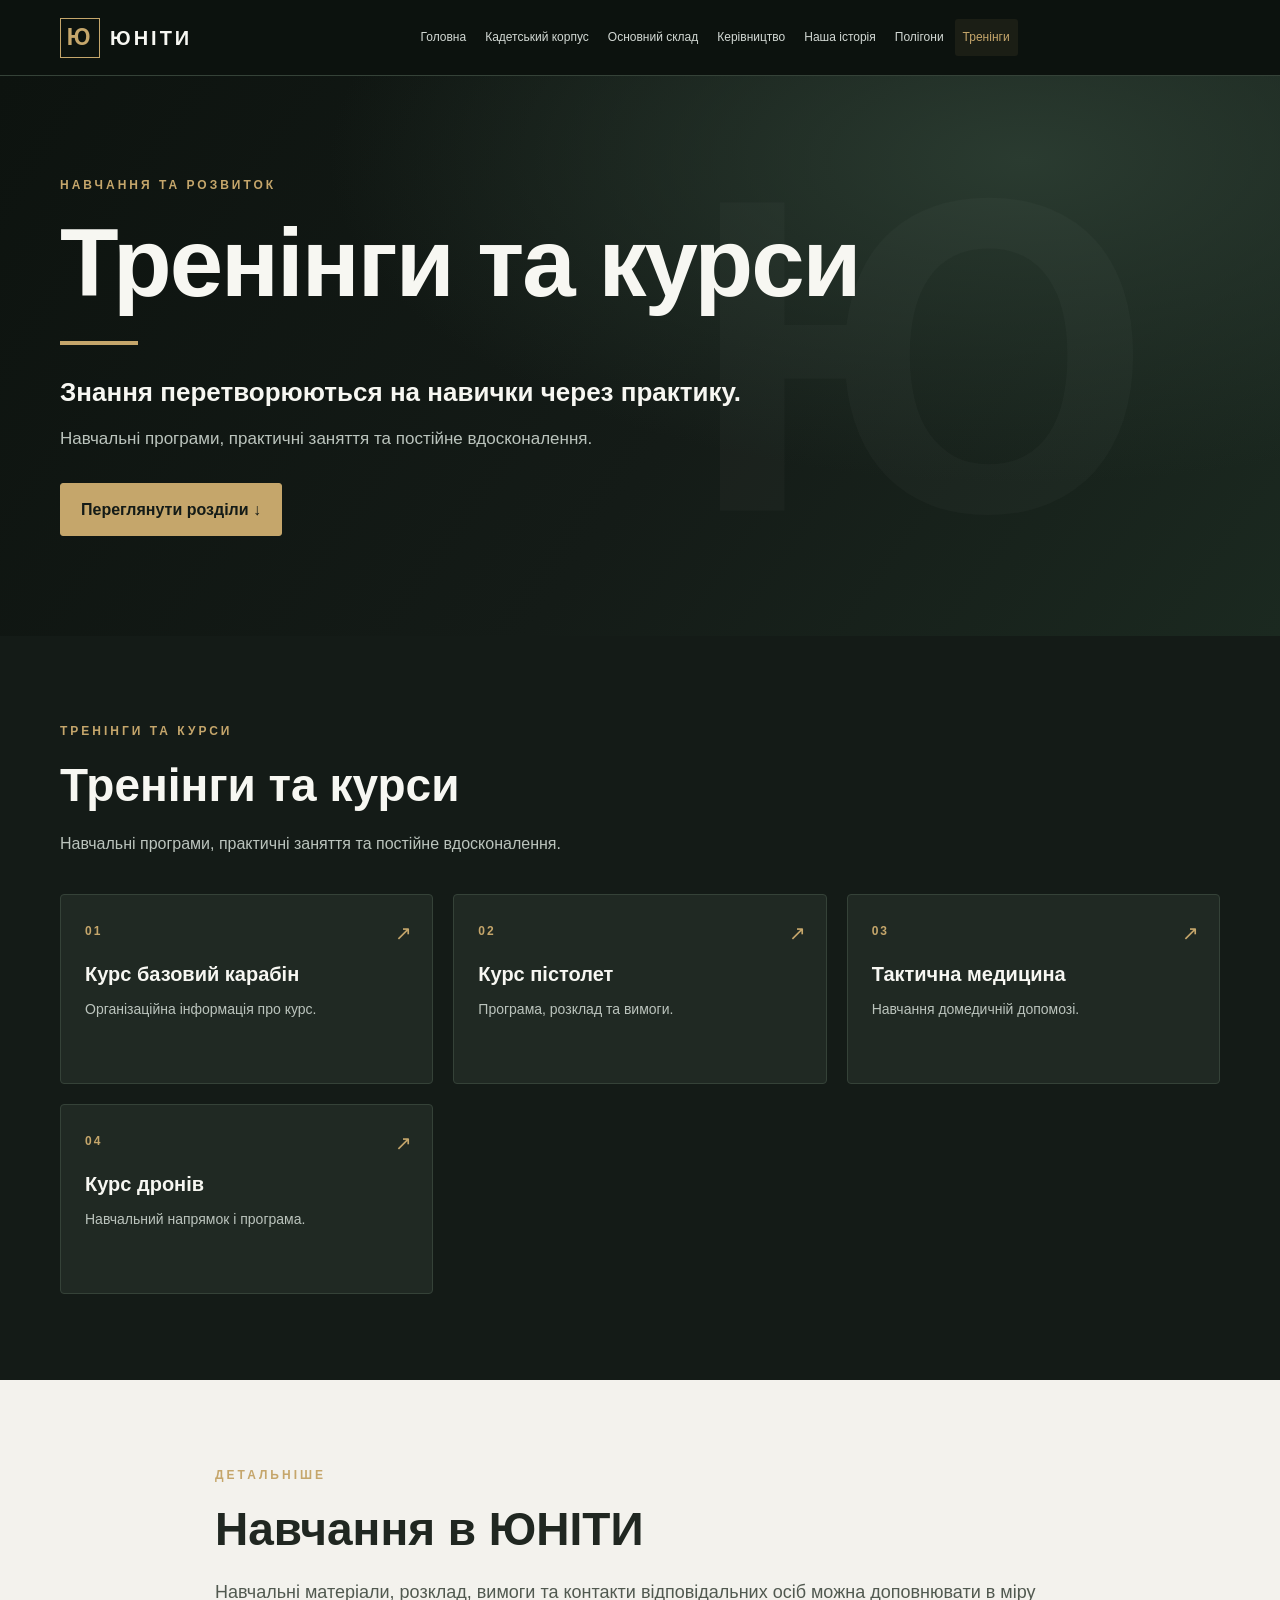
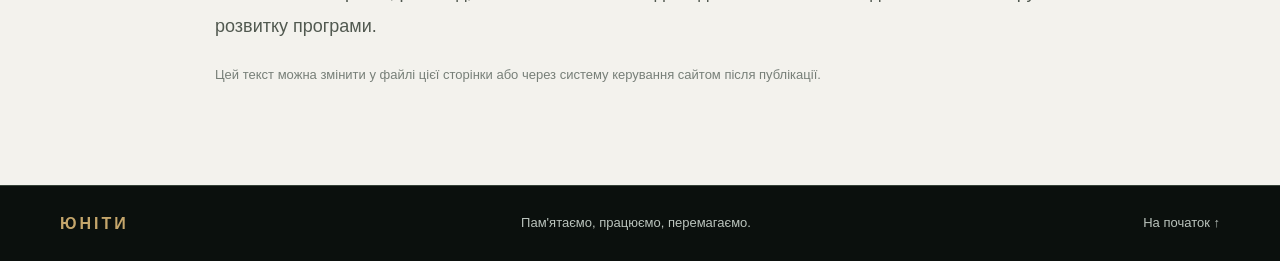
<file: treningy.html>
<!doctype html><html lang="uk"><head><meta charset="utf-8"><meta name="viewport" content="width=device-width,initial-scale=1"><meta name="theme-color" content="#141b17"><title>Тренінги та курси — ЮНІТИ</title><link rel="stylesheet" href="style.css"></head><body>
<header class="header"><a class="brand" href="index.html"><span class="brand-mark">Ю</span><span>ЮНІТИ</span></a><button class="menu-toggle" aria-label="Відкрити меню">☰</button><nav class="nav"><a href="index.html" class="">Головна</a><a href="kadety.html" class="">Кадетський корпус</a><a href="osnovnyi-sklad.html" class="">Основний склад</a><a href="kerivnytstvo.html" class="">Керівництво</a><a href="istoriia.html" class="">Наша історія</a><a href="polihony.html" class="">Полігони</a><a href="treningy.html" class="active">Тренінги</a></nav></header>
<main><section class="hero"><div class="container hero-content"><p class="eyebrow">НАВЧАННЯ ТА РОЗВИТОК</p><h1>Тренінги та курси</h1><div class="gold-line"></div><p class="motto">Знання перетворюються на навички через практику.</p><p class="hero-intro">Навчальні програми, практичні заняття та постійне вдосконалення.</p><a class="button" href="#sections">Переглянути розділи ↓</a></div><span class="watermark">Ю</span></section><section class="section dark" id="sections"><div class="container"><p class="eyebrow">ТРЕНІНГИ ТА КУРСИ</p><h2>Тренінги та курси</h2><p class="intro">Навчальні програми, практичні заняття та постійне вдосконалення.</p><div class="grid"><a class="card" href="karabin.html"><span class="number">01</span><h3>Курс базовий карабін</h3><p>Організаційна інформація про курс.</p><span class="arrow">↗</span></a><a class="card" href="pistolet.html"><span class="number">02</span><h3>Курс пістолет</h3><p>Програма, розклад та вимоги.</p><span class="arrow">↗</span></a><a class="card" href="medytsyna.html"><span class="number">03</span><h3>Тактична медицина</h3><p>Навчання домедичній допомозі.</p><span class="arrow">↗</span></a><a class="card" href="drony.html"><span class="number">04</span><h3>Курс дронів</h3><p>Навчальний напрямок і програма.</p><span class="arrow">↗</span></a></div></div></section><section class="section pale" id="about"><div class="container narrow"><p class="eyebrow">ДЕТАЛЬНІШЕ</p><h2>Навчання в ЮНІТИ</h2><p class="lead">Навчальні матеріали, розклад, вимоги та контакти відповідальних осіб можна доповнювати в міру розвитку програми.</p><p class="hint">Цей текст можна змінити у файлі цієї сторінки або через систему керування сайтом після публікації.</p></div></section></main>
<footer class="footer"><div class="container footer-inner"><strong>ЮНІТИ</strong><span class="footer-motto">Пам'ятаємо, працюємо, перемагаємо.</span><a href="#top" id="toTop">На початок ↑</a></div></footer>
<script src="script.js"></script></body></html>
</file>
<file: style.css>
:root{--bg:#141b17;--deep:#0d130f;--panel:#202923;--text:#f7f7f2;--muted:#bbc4bd;--accent:#c5a66b;--line:#354238;--light:#f3f2ed;--ink:#202721;--max:1160px}*{box-sizing:border-box}html{scroll-behavior:smooth;scroll-padding-top:90px}body{margin:0;background:var(--bg);color:var(--text);font-family:Arial,Helvetica,sans-serif;line-height:1.6}a{color:inherit}.container{width:min(var(--max),calc(100% - 48px));margin:auto}.header{position:sticky;top:0;z-index:20;min-height:76px;padding:10px max(20px,calc((100vw - var(--max))/2));display:flex;align-items:center;gap:18px;background:rgba(13,19,15,.97);border-bottom:1px solid var(--line);backdrop-filter:blur(12px)}.brand{display:flex;align-items:center;gap:10px;text-decoration:none;font-size:20px;letter-spacing:3px;font-weight:900;white-space:nowrap}.brand-mark{width:40px;height:40px;display:grid;place-items:center;border:1px solid var(--accent);color:var(--accent);font-size:23px}.nav{display:flex;justify-content:center;align-items:center;gap:3px;flex:1}.nav a{padding:9px 8px;color:#d3d9d4;text-decoration:none;font-size:12px;white-space:nowrap;border-radius:3px}.nav a:hover,.nav a.active{color:var(--accent);background:#c5a66b14}.customize,.menu-toggle{border:1px solid var(--line);background:transparent;color:var(--text);padding:9px 11px;cursor:pointer;border-radius:3px;white-space:nowrap}.customize:hover{border-color:var(--accent);color:var(--accent)}.menu-toggle{display:none;font-size:20px}.hero{position:relative;isolation:isolate;overflow:hidden;min-height:560px;display:flex;align-items:center;padding:80px 0;background:radial-gradient(ellipse at 80% 15%,#2a3b30,transparent 48%),linear-gradient(125deg,var(--deep),var(--bg) 55%,#1b2920)}.hero-content{position:relative;z-index:2}.eyebrow{color:var(--accent);font-size:12px;letter-spacing:3px;font-weight:800;margin:0 0 17px}.hero h1{font-size:clamp(48px,8vw,96px);line-height:1.06;letter-spacing:-2px;margin:0;font-weight:900}.gold-line{width:78px;height:4px;background:var(--accent);margin:27px 0}.motto{font-size:clamp(19px,3vw,26px);font-weight:700;margin:0 0 10px}.hero-intro{max-width:660px;color:var(--muted);font-size:17px;line-height:1.85;margin:0 0 28px}.button{display:inline-flex;align-items:center;justify-content:center;padding:13px 20px;background:var(--accent);border:1px solid var(--accent);color:#141b17;text-decoration:none;font-weight:800;border-radius:3px;cursor:pointer}.button:hover{filter:brightness(1.1)}.watermark{position:absolute;right:10%;top:50%;transform:translateY(-50%);font-size:clamp(240px,35vw,460px);font-weight:900;color:#ffffff06;z-index:-1}.section{padding:86px 0}.dark{background:#141b17;color:var(--text)}.pale{background:var(--light);color:var(--ink)}h2{font-size:clamp(30px,5vw,46px);line-height:1.18;margin:0 0 18px}.intro{color:#687169;max-width:730px;font-size:16px;line-height:1.8;margin:0 0 35px}.dark .intro{color:var(--muted)}.grid{display:grid;grid-template-columns:repeat(3,minmax(0,1fr));gap:20px}.card{position:relative;display:block;min-height:190px;padding:27px 24px;background:var(--panel);border:1px solid var(--line);border-radius:4px;text-decoration:none;transition:transform .2s,border-color .2s,background .2s}.card:hover{transform:translateY(-4px);border-color:var(--accent);background:#29362d}.number{display:block;color:var(--accent);font-size:12px;letter-spacing:2px;font-weight:800;margin-bottom:20px}.card h3{font-size:20px;line-height:1.35;margin:0 24px 10px 0}.card p{color:var(--muted);font-size:14px;line-height:1.7;margin:0}.arrow{position:absolute;right:20px;top:22px;color:var(--accent);font-size:20px}.about{display:grid;grid-template-columns:.8fr 1.2fr;gap:55px;align-items:start}.lead{font-size:18px;line-height:1.9;color:#515950;margin:0}.courses{grid-template-columns:repeat(4,minmax(0,1fr))}.courses .card{padding:22px 18px;min-height:180px}.narrow{max-width:850px}.hint{font-size:13px;color:#777f78;margin-top:22px}.footer{background:#0b100d;border-top:1px solid var(--line);padding:25px 0}.footer-inner{display:flex;align-items:center;justify-content:space-between;gap:16px;flex-wrap:wrap}.footer-inner strong{color:var(--accent);letter-spacing:3px}.footer-motto,.footer-inner a{color:var(--muted);font-size:13px;text-decoration:none}.editor{width:min(530px,calc(100% - 22px));max-height:90vh;overflow:auto;padding:0;border:1px solid var(--line);border-radius:8px;background:#17201a;color:var(--text);box-shadow:0 25px 90px #0009}.editor::backdrop{background:#000b;backdrop-filter:blur(3px)}.editor-head{display:flex;justify-content:space-between;gap:16px;padding:22px 22px 8px}.editor-head .eyebrow{margin-bottom:5px}.editor-head h2{font-size:23px;margin:0}.close{background:transparent;color:white;border:1px solid var(--line);padding:7px 10px;height:fit-content}.editor-body{display:grid;gap:10px;padding:10px 22px 24px}.notice{font-size:13px;line-height:1.7;padding:12px;background:#282c22;border-left:3px solid var(--accent);margin:0 0 8px}.editor-body label{font-size:13px;margin-top:6px}.editor-body input[type=color]{width:100%;height:42px;background:#101612;border:1px solid var(--line)}.editor-body input[type=url],.editor-body input[type=text]{width:100%;padding:12px;background:#101612;color:white;border:1px solid var(--line);border-radius:3px}.secondary{padding:12px;background:transparent;color:var(--text);border:1px solid var(--line);cursor:pointer;border-radius:3px}.secondary:hover{border-color:var(--accent)}@media(max-width:1100px){.header{gap:10px;padding-inline:16px}.nav a{font-size:11px;padding:8px 5px}.brand{font-size:17px}.customize{font-size:12px}.courses{grid-template-columns:repeat(2,minmax(0,1fr))}}@media(max-width:850px){.header{min-height:68px}.menu-toggle{display:block;margin-left:auto}.nav{display:none;position:absolute;top:100%;left:0;right:0;padding:12px 18px 18px;background:#0d130f;border-bottom:1px solid var(--line);align-items:stretch;flex-direction:column}.nav.open{display:flex}.nav a{font-size:14px;padding:11px}.hero{min-height:500px}.grid{grid-template-columns:repeat(2,minmax(0,1fr))}.about{grid-template-columns:1fr;gap:15px}}@media(max-width:560px){.container{width:calc(100% - 36px)}.header{padding:9px 12px;gap:8px}.brand{font-size:15px;letter-spacing:2px}.brand-mark{width:35px;height:35px;font-size:20px}.customize{font-size:11px;padding:8px}.hero{min-height:480px;padding:60px 0}.hero h1{letter-spacing:-1px}.hero-intro{font-size:15px}.section{padding:62px 0}.grid,.courses{grid-template-columns:1fr}.card{min-height:165px}.footer-inner{align-items:flex-start;flex-direction:column}.editor-head,.editor-body{padding-left:17px;padding-right:17px}}
</file>
